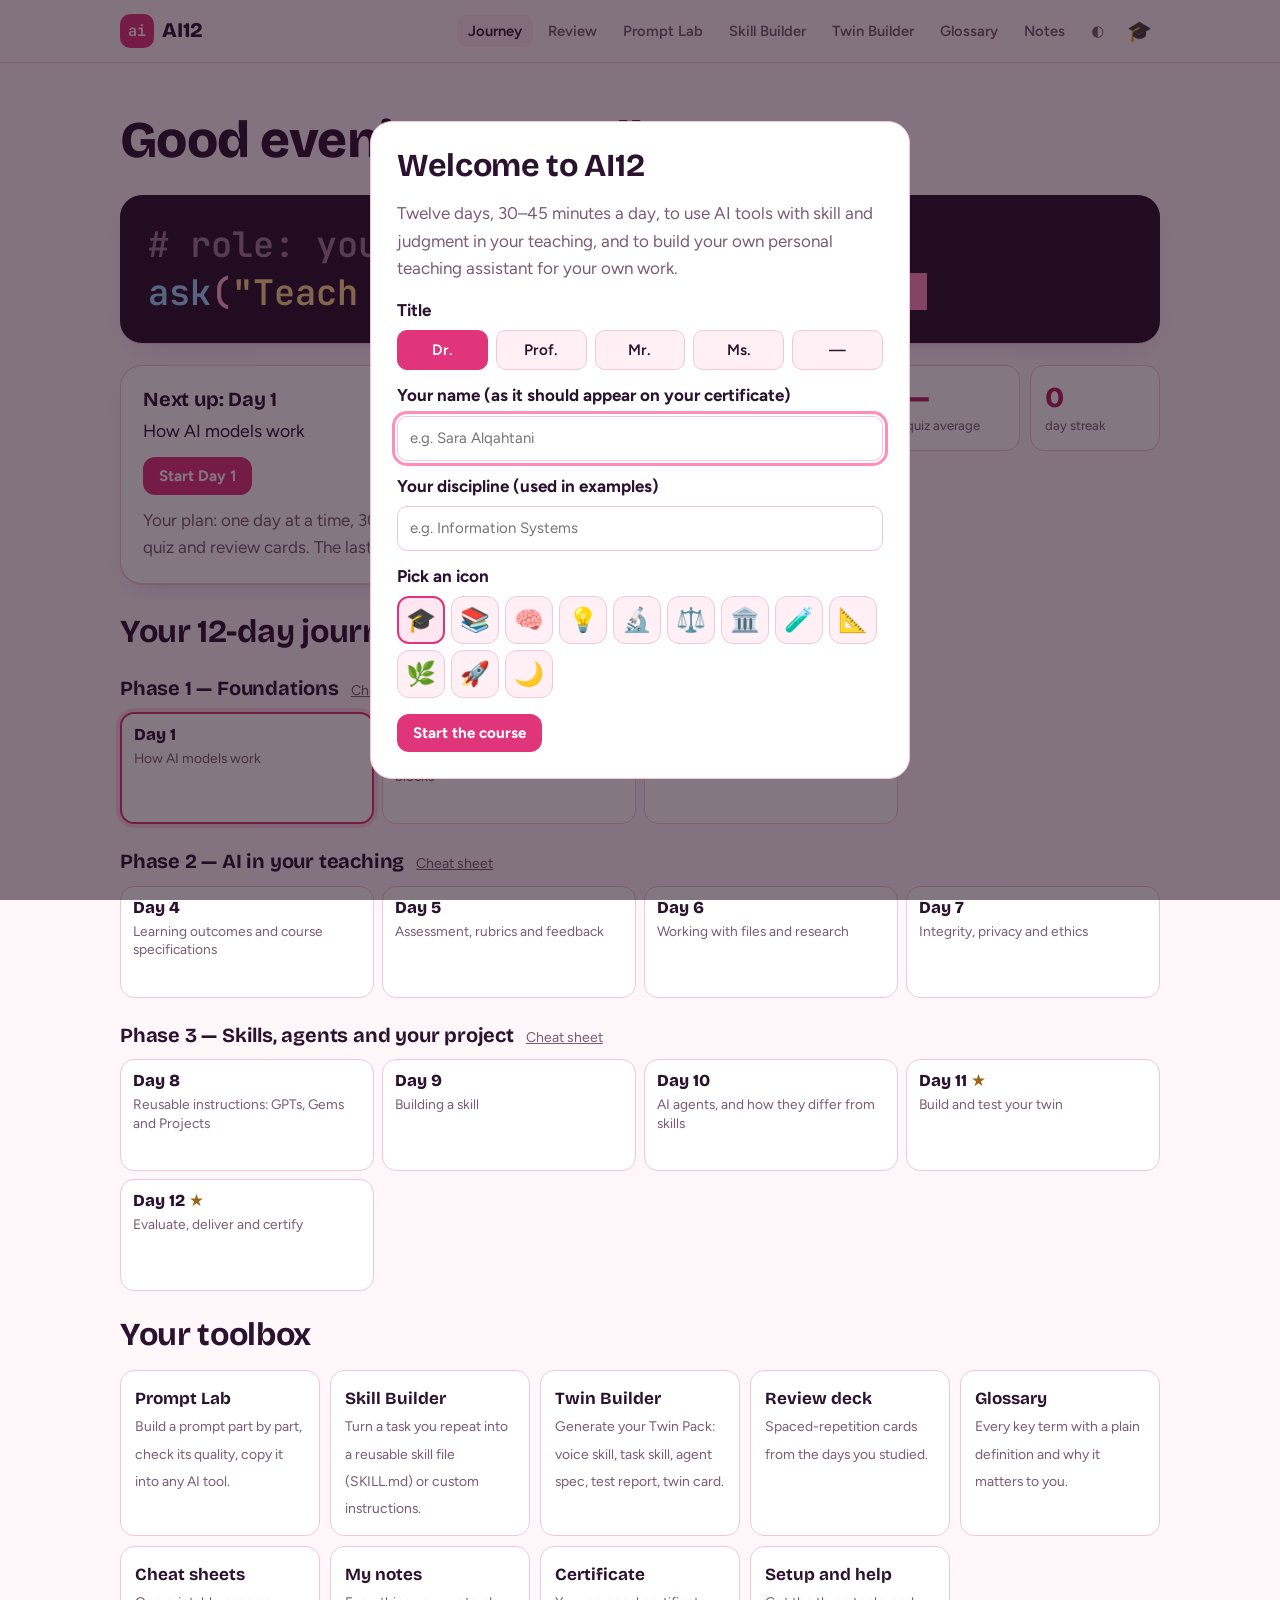
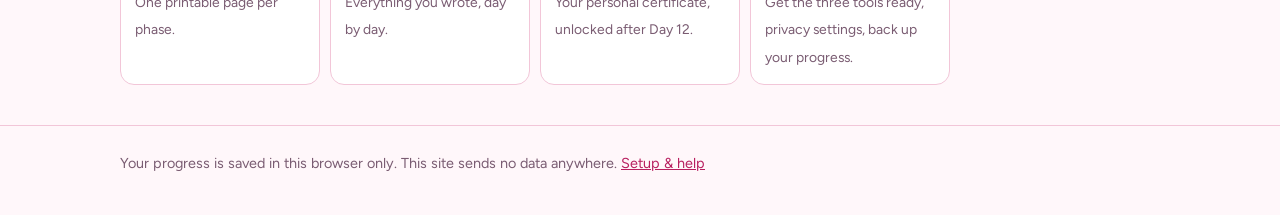
<file: index.html>
<!doctype html>
<html lang="en">
<head>
<meta charset="utf-8">
<meta name="viewport" content="width=device-width, initial-scale=1">
<link rel="icon" href="data:image/svg+xml,<svg xmlns=%22http://www.w3.org/2000/svg%22 viewBox=%220 0 100 100%22><rect width=%22100%22 height=%22100%22 rx=%2224%22 fill=%22%23E0357A%22/><text x=%2250%22 y=%2266%22 font-size=%2248%22 text-anchor=%22middle%22 fill=%22white%22 font-family=%22monospace%22>ai</text></svg>">
<link rel="stylesheet" href="assets/css/style.css">
<script src="js/app.js"></script>
<title>AI12 — AI for university teaching in 12 days</title>
<meta name="description" content="A free 12-day course for university faculty: prompt engineering, AI in teaching and assessment, skills, agents and your own personal teaching assistant.">
</head>
<body>
<main class="wrap">
  <section class="hero" id="hero"></section>
  <section id="map"></section>
  <section>
    <h2 id="toolsTitle"></h2>
    <div class="tools" id="tools"></div>
  </section>
</main>
<script src="js/curriculum.js"></script>
<script>
AI12.renderTopbar("home"); AI12.requireProfile();
(function(){
  const st = AI12.state, esc = AI12.esc;
  const C = CURRICULUM, N = C.days.length;
  const doneDays = C.days.filter(d => st.days[d.d] && st.days[d.d].done).map(d => d.d);
  const current = C.days.find(d => !(st.days[d.d] && st.days[d.d].done)) || C.days[N - 1];
  const finished = !!(st.days[N] && st.days[N].done);
  const quizzes = Object.values(st.days).filter(d => d.quiz && d.quiz.total);
  const avg = quizzes.length ? Math.round(100 * quizzes.reduce((a, d) => a + d.quiz.score / d.quiz.total, 0) / quizzes.length) + "%" : "—";
  const streak = st.streak && (st.streak.last === AI12.today() || st.streak.last === AI12.addDays(AI12.today(), -1)) ? st.streak.count : 0;
  const hour = new Date().getHours();
  const greet = hour < 12 ? "Good morning" : hour < 18 ? "Good afternoon" : "Good evening";
  const name = esc(AI12.displayName());
  const ask = finished ? "What should my teaching assistant draft next?" : "Teach me Day " + current.d + ", step by step.";
  document.getElementById("hero").innerHTML = `
    <h1>${greet}, ${name}.</h1>
    <div class="hero-line" aria-label="A prompt greeting you"><span class="c"># role: your teaching assistant</span><br><span class="k">ask</span><span class="p">(</span><span class="s">"${esc(ask)}"</span><span class="p">)</span><span class="caret" aria-hidden="true"></span></div>
    <div class="hero-grid">
      <div class="panel">
        <h3 style="margin-bottom:6px">${finished ? "You finished AI12 🎓" : "Next up: Day " + current.d}</h3>
        <p style="font-size:1.1rem;margin-bottom:12px">${finished ? "All 12 days done. Your certificate is ready." : esc(current.title)}</p>
        ${finished ? `<a class="btn btn-primary" href="certificate.html">🎓 View my certificate</a> <a class="btn btn-soft" href="review.html">Keep reviewing</a>` : `<a class="btn btn-primary" href="lesson.html?day=${current.d}">${st.days[current.d] && st.days[current.d].visited ? "Continue" : "Start"} Day ${current.d}</a>`}
        <p class="muted" style="margin:12px 0 0">${AI12.T("Your plan: one day at a time, 30–45 minutes. Every day ends with a short quiz and review cards. The last two days are your own project.")}</p>
      </div>
      <div class="stats">
        <div class="stat"><div class="v">${doneDays.length}</div><div class="l">days done of ${N}</div></div>
        <div class="stat"><div class="v">${avg}</div><div class="l">quiz average</div></div>
        <div class="stat"><div class="v">${streak}</div><div class="l">day streak</div></div>
      </div>
    </div>`;

  document.getElementById("map").innerHTML = `<h2>Your 12-day journey</h2>` + C.phases.map(p => {
    const days = C.days.filter(d => d.p === p.n);
    return `<div class="week"><div class="week-head"><h3>${esc(p.title)}</h3><a class="muted" href="cheatsheet.html?phase=${p.n}" style="font-size:.88rem">Cheat sheet</a></div>
      <div class="days">${days.map(d => {
        const ds = st.days[d.d] || {};
        const cls = ["day", d.type, ds.done ? "done" : "", d.d === current.d && !finished ? "current" : ""].join(" ");
        const status = ds.done ? "✓ Done" : ds.visited ? "In progress" : "";
        return `<a class="${cls}" href="lesson.html?day=${d.d}"><span class="dn">Day ${d.d}</span><span class="dt">${esc(d.title)}</span><span class="ds">${status}</span></a>`;
      }).join("")}</div></div>`;
  }).join("");

  document.getElementById("toolsTitle").textContent = "Your toolbox";
  const tools = [
    ["lab.html", "Prompt Lab", "Build a prompt part by part, check its quality, copy it into any AI tool."],
    ["skill.html", "Skill Builder", "Turn a task you repeat into a reusable skill file (SKILL.md) or custom instructions."],
    ["twin.html", "Twin Builder", "Generate your Twin Pack: voice skill, task skill, agent spec, test report, twin card."],
    ["review.html", "Review deck", "Spaced-repetition cards from the days you studied."],
    ["glossary.html", "Glossary", "Every key term with a plain definition and why it matters to you."],
    ["cheatsheet.html?phase=1", "Cheat sheets", "One printable page per phase."],
    ["notes.html", "My notes", "Everything you wrote, day by day."],
    ["certificate.html", "Certificate", "Your personal certificate, unlocked after Day 12."],
    ["setup.html", "Setup and help", "Get the three tools ready, privacy settings, back up your progress."],
  ];
  document.getElementById("tools").innerHTML = tools.map(([href, b, s]) => `<a class="tool" href="${href}"><b>${esc(b)}</b><span>${esc(s)}</span></a>`).join("");
  if (AI12.REPO_URL) document.getElementById("tools").insertAdjacentHTML("beforeend", `<a class="tool" href="${AI12.REPO_URL}" target="_blank" rel="noopener"><b>${AI12.STAR_SVG} Star AI12 on GitHub</b><span>A star helps other colleagues find the course.</span></a>`);
})();
AI12.renderFooter();
</script>
</body></html>
</file>
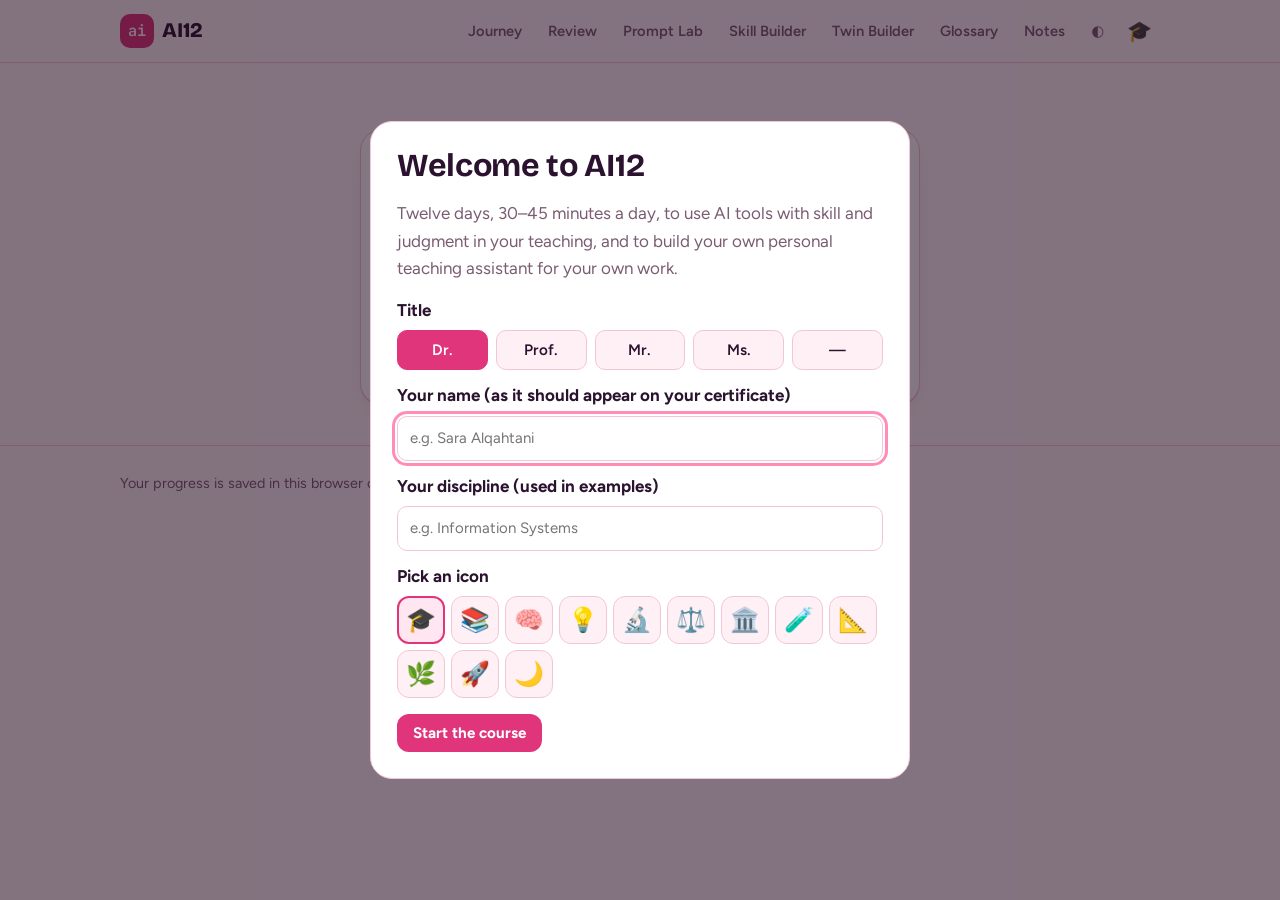
<file: certificate.html>
<!doctype html>
<html lang="en">
<head>
<meta charset="utf-8">
<meta name="viewport" content="width=device-width, initial-scale=1">
<link rel="icon" href="data:image/svg+xml,<svg xmlns=%22http://www.w3.org/2000/svg%22 viewBox=%220 0 100 100%22><rect width=%22100%22 height=%22100%22 rx=%2224%22 fill=%22%23E0357A%22/><text x=%2250%22 y=%2266%22 font-size=%2248%22 text-anchor=%22middle%22 fill=%22white%22 font-family=%22monospace%22>ai</text></svg>">
<link rel="stylesheet" href="assets/css/style.css">
<script src="js/app.js"></script>
<title>Certificate — AI12</title>
<meta name="description" content="Your AI12 certificate of completion, unlocked after Day 12.">
</head>
<body class="cert-page">
<main class="wrap page-top" id="main"></main>
<script>
AI12.renderTopbar("cert"); AI12.requireProfile();
(function(){
  const st = AI12.state, esc = AI12.esc, main = document.getElementById("main");
  const finished = !!(st.days[12] && st.days[12].done);

  if (!finished) {
    const doneCount = Object.keys(st.days).filter(k => st.days[k] && st.days[k].done).length;
    main.innerHTML = `<div class="panel locked-box">
      <h1 style="font-size:2rem"><span aria-hidden="true">🔒</span> Certificate locked</h1>
      <p>Your certificate unlocks when you complete Day 12: pass the final exam and tick every item in the Day 11 test tasks and the Day 12 Twin Pack tasks.</p>
      <p class="muted">You have completed ${doneCount} of 12 days.</p>
      <a class="btn btn-primary" href="index.html">Back to my journey</a>
    </div>`;
    AI12.renderFooter();
    return;
  }

  // Completion date: stored once, then kept stable
  if (!st.completedOn) { st.completedOn = AI12.today(); AI12.save(); }
  const date = st.completedOn;
  let pretty = date;
  try { pretty = new Date(date + "T12:00:00").toLocaleDateString("en-GB", { day: "numeric", month: "long", year: "numeric" }); } catch (e) {}

  // Certificate ID: a short, non-secret fingerprint of name + date (FNV-1a, two passes)
  function hash(s, seed) {
    let h = seed >>> 0;
    for (let i = 0; i < s.length; i++) { h ^= s.charCodeAt(i); h = Math.imul(h, 16777619) >>> 0; }
    return h.toString(16).toUpperCase().padStart(8, "0");
  }
  const raw = ((st.profile && st.profile.name) || "") + "|" + date;
  const id = "AI12-" + hash(raw, 2166136261).slice(0, 4) + "-" + hash(raw, 3735928559).slice(0, 4);

  const field = st.profile && st.profile.field ? `<p>${esc(st.profile.field)}</p>` : "";
  const pack = [
    "Voice profile / style skill",
    "One task skill",
    "Agent specification",
    "Ten-case test report",
    "One-page twin card",
  ];
  main.innerHTML = `
    <div class="no-print">
      <h1 style="font-size:2rem">Congratulations, ${esc(AI12.displayName())}.</h1>
      <p class="muted">Check that your name looks right, then print or save as PDF. To change the name, edit your profile (icon in the top bar) and reload this page. Choose landscape A4 if your browser does not pick it automatically.</p>
      <div class="btn-row"><button type="button" class="btn btn-primary" id="printBtn">Print or save as PDF</button> <a class="btn btn-soft" href="index.html">Back to my journey</a></div>
    </div>
    <section class="cert" aria-label="Certificate of completion">
      <span class="cert-mark" aria-hidden="true">ai</span>
      <div class="cert-kicker">Certificate of completion</div>
      <p class="cert-title">AI12: AI for University Teaching</p>
      <p>This certifies that</p>
      <div class="cert-name">${esc(AI12.displayName())}</div>
      ${field}
      <p>completed the 12-day AI12 course on ${esc(pretty)}, passing the final exam and building a personal teaching assistant (a "digital teaching twin") for their own work.</p>
      <div class="cert-pack">
        <b>Twin Pack delivered</b>
        <ul>${pack.map(p => `<li><span aria-hidden="true">✓</span> ${esc(p)}</li>`).join("")}</ul>
      </div>
      <div class="cert-meta"><span>Completed: ${esc(pretty)}</span><span>Certificate ID: <code>${id}</code></span></div>
      <p class="muted" style="font-size:.8rem;margin:12px 0 0">Self-paced course. This certificate records course completion only. It is not an accredited qualification.</p>
    </section>`;
  document.getElementById("printBtn").onclick = () => window.print();
  AI12.renderFooter();
})();
</script>
</body></html>
</file>
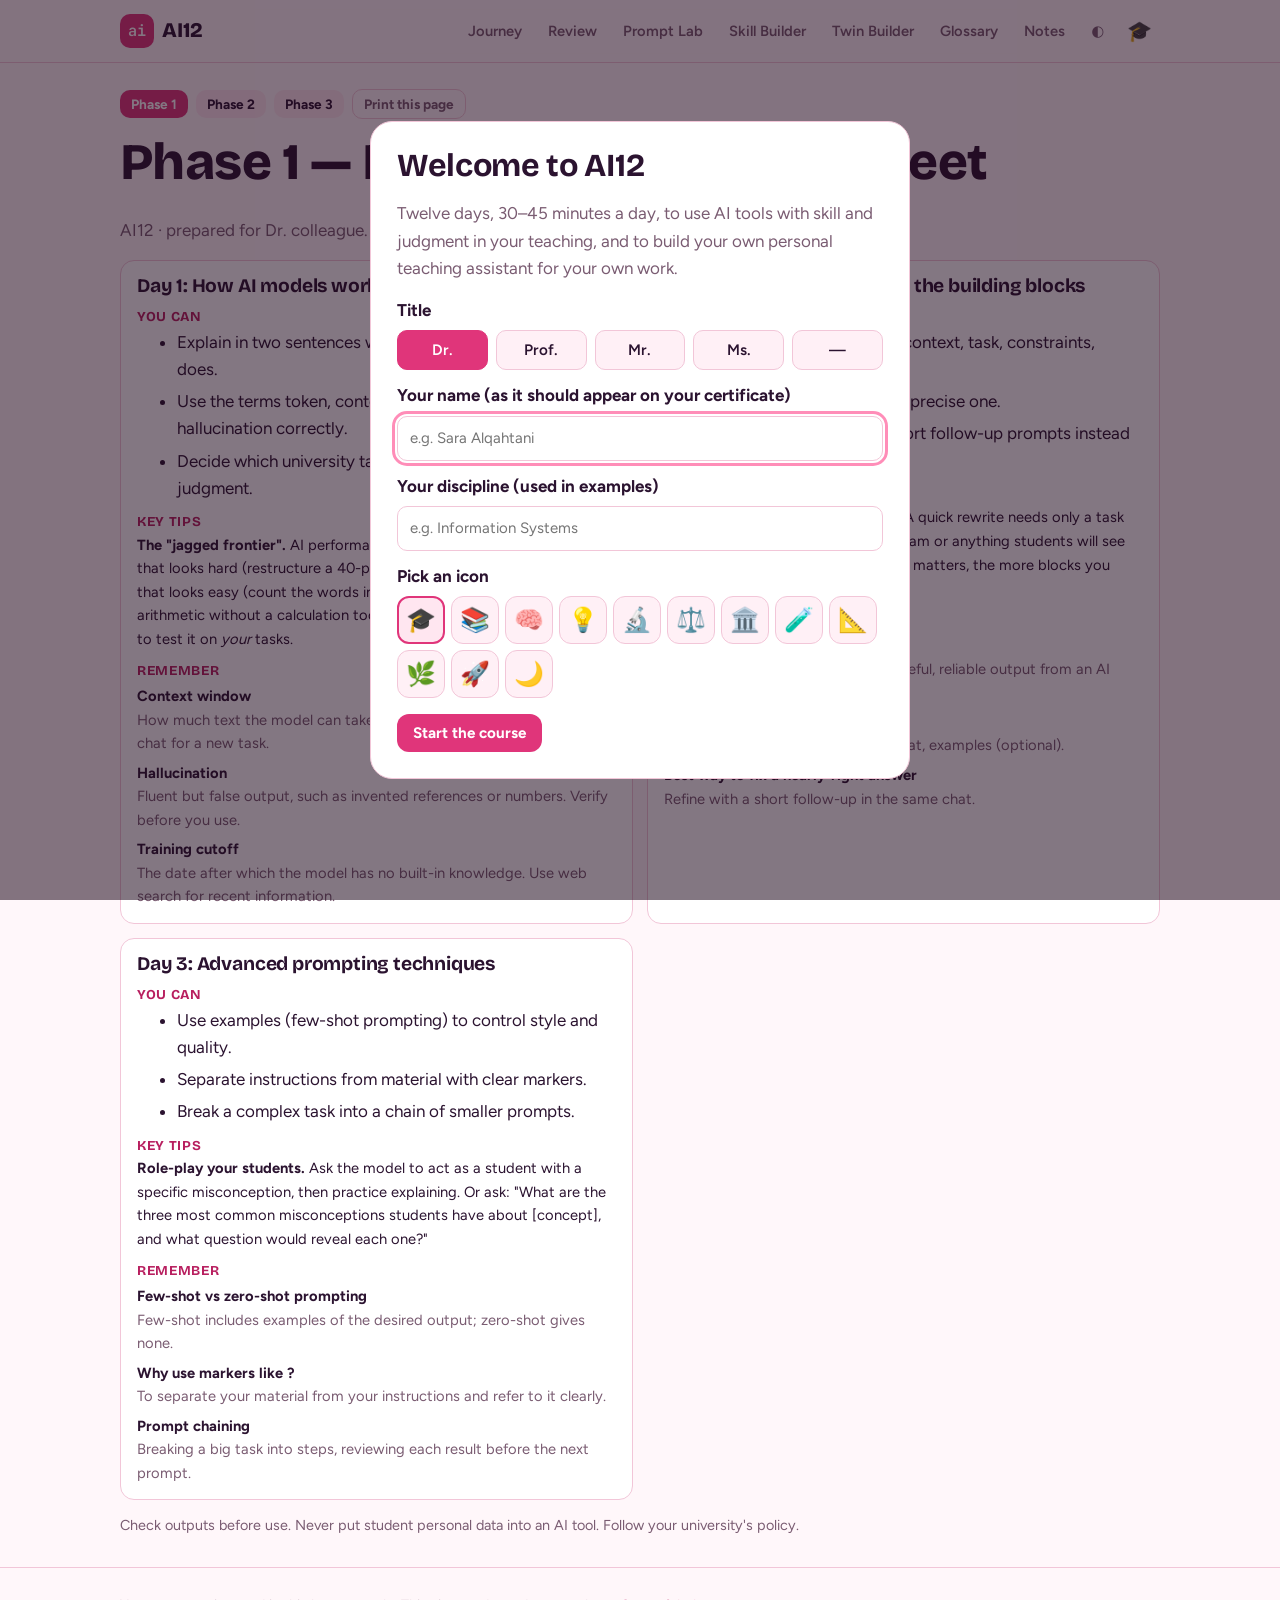
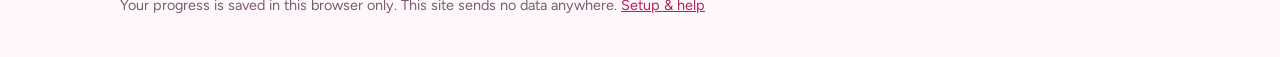
<file: cheatsheet.html>
<!doctype html>
<html lang="en">
<head>
<meta charset="utf-8">
<meta name="viewport" content="width=device-width, initial-scale=1">
<link rel="icon" href="data:image/svg+xml,<svg xmlns=%22http://www.w3.org/2000/svg%22 viewBox=%220 0 100 100%22><rect width=%22100%22 height=%22100%22 rx=%2224%22 fill=%22%23E0357A%22/><text x=%2250%22 y=%2266%22 font-size=%2248%22 text-anchor=%22middle%22 fill=%22white%22 font-family=%22monospace%22>ai</text></svg>">
<link rel="stylesheet" href="assets/css/style.css">
<script src="js/app.js"></script>
<title>Cheat sheet — AI12</title>
<meta name="description" content="A printable one-page summary for each phase of the AI12 course.">
</head>
<body>
<main class="wrap page-top" id="sheet"><p class="muted" role="status">Loading…</p></main>
<script src="js/curriculum.js"></script>
<script>AI12.renderTopbar("cheatsheet"); AI12.requireProfile();</script>
<script src="js/cheatsheet.js"></script>
<script>AI12.renderFooter();</script>
</body></html>
</file>
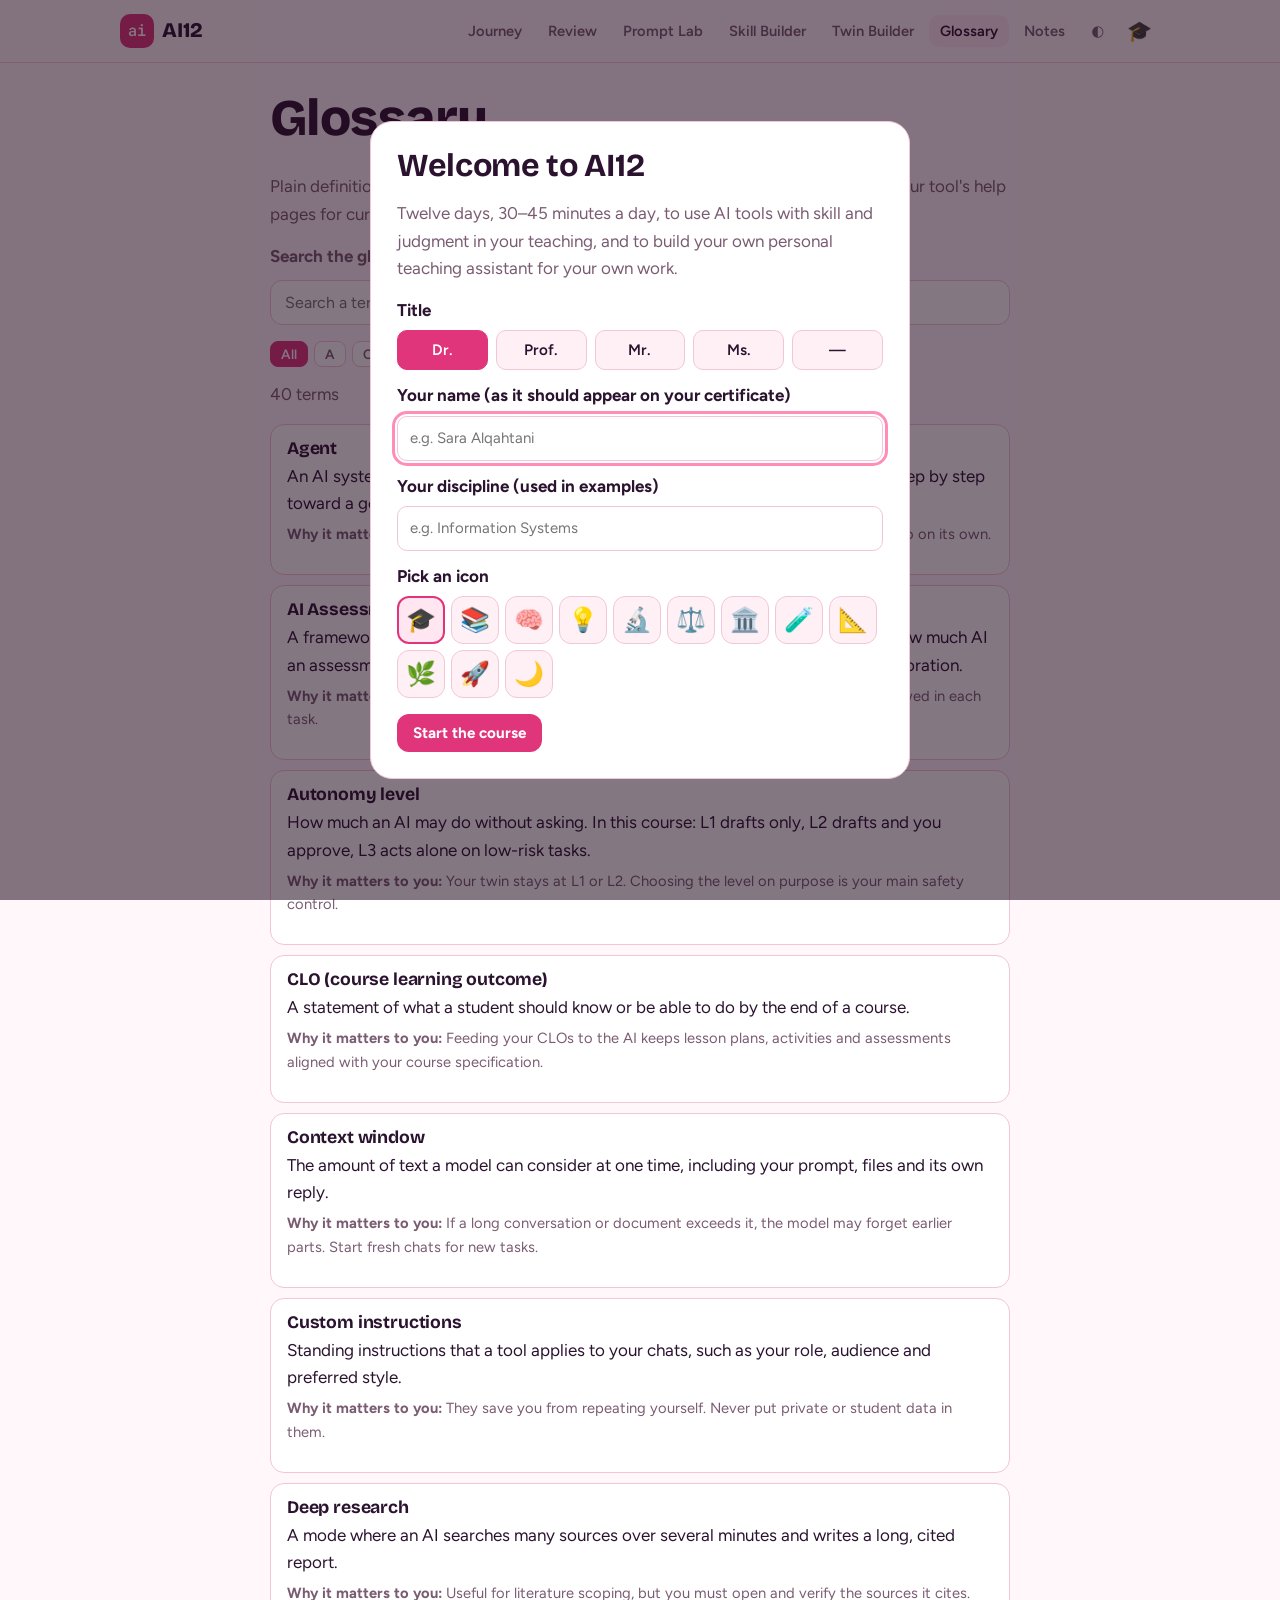
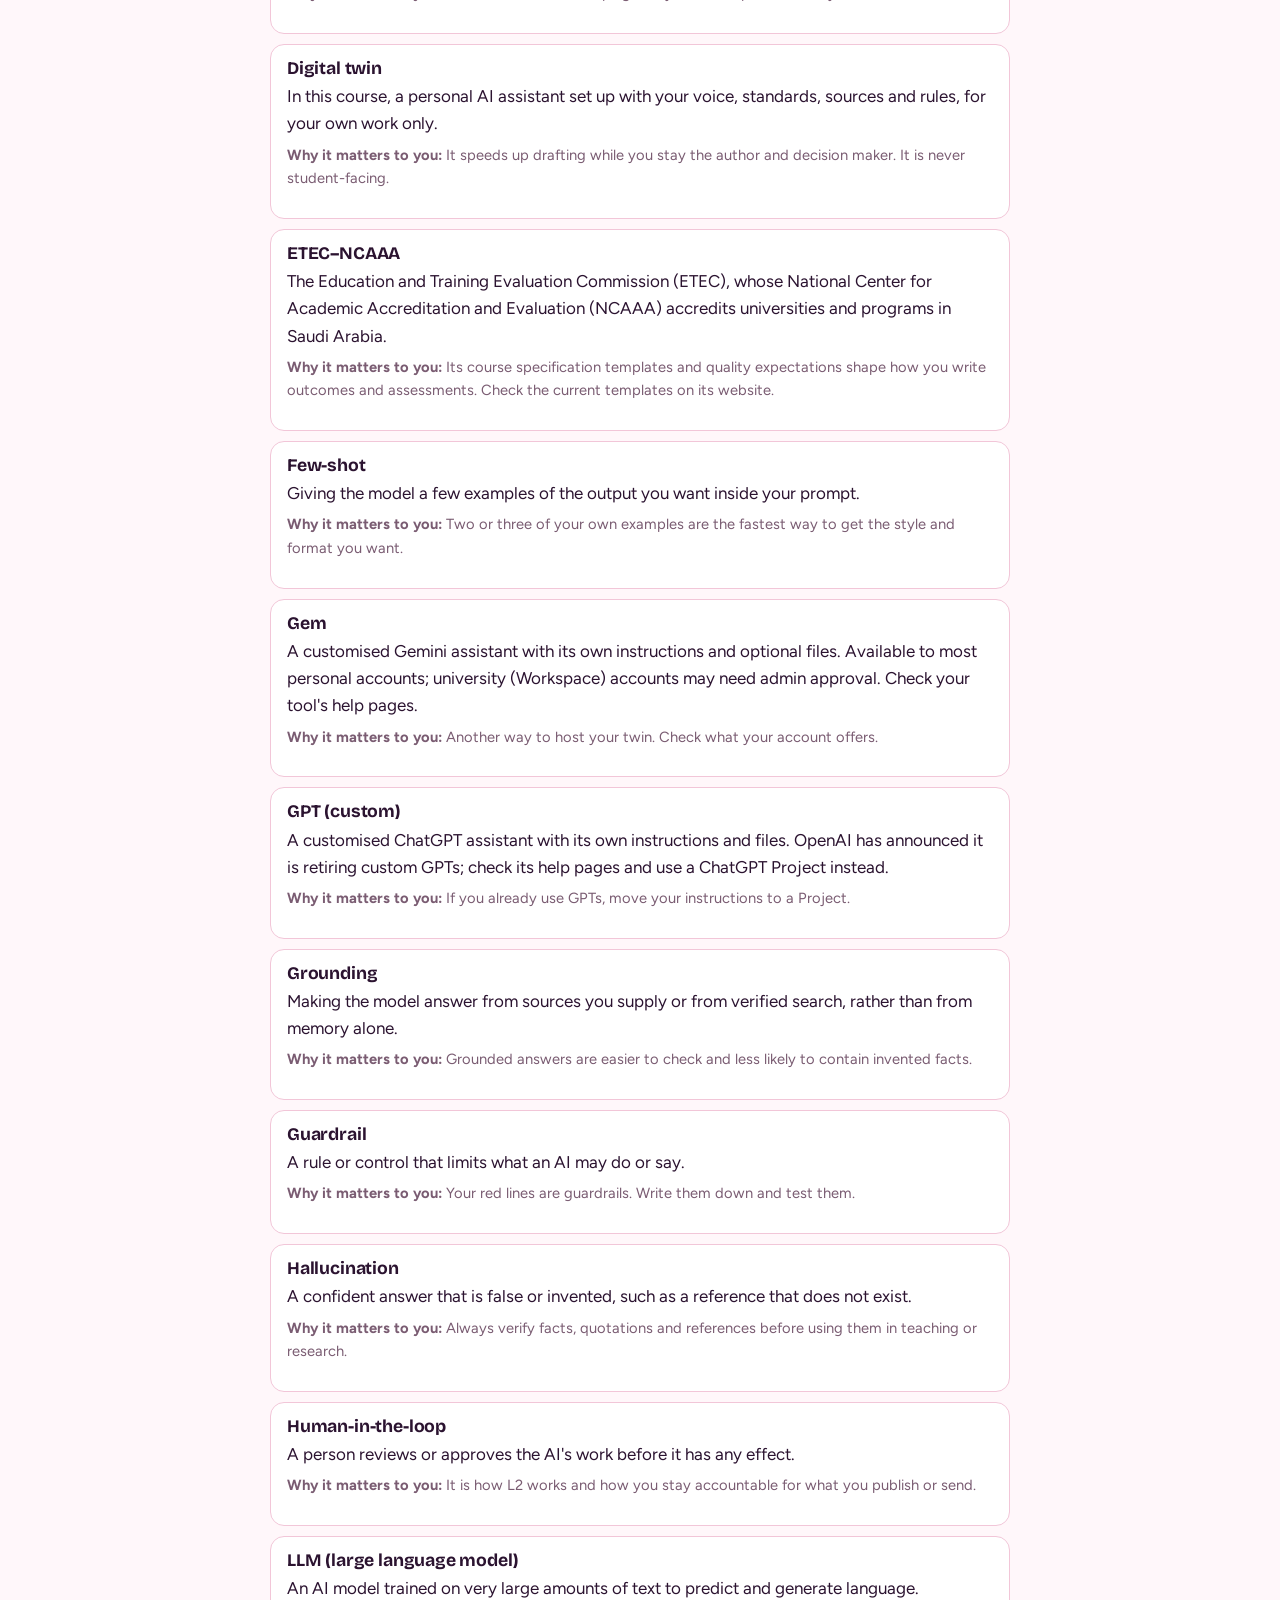
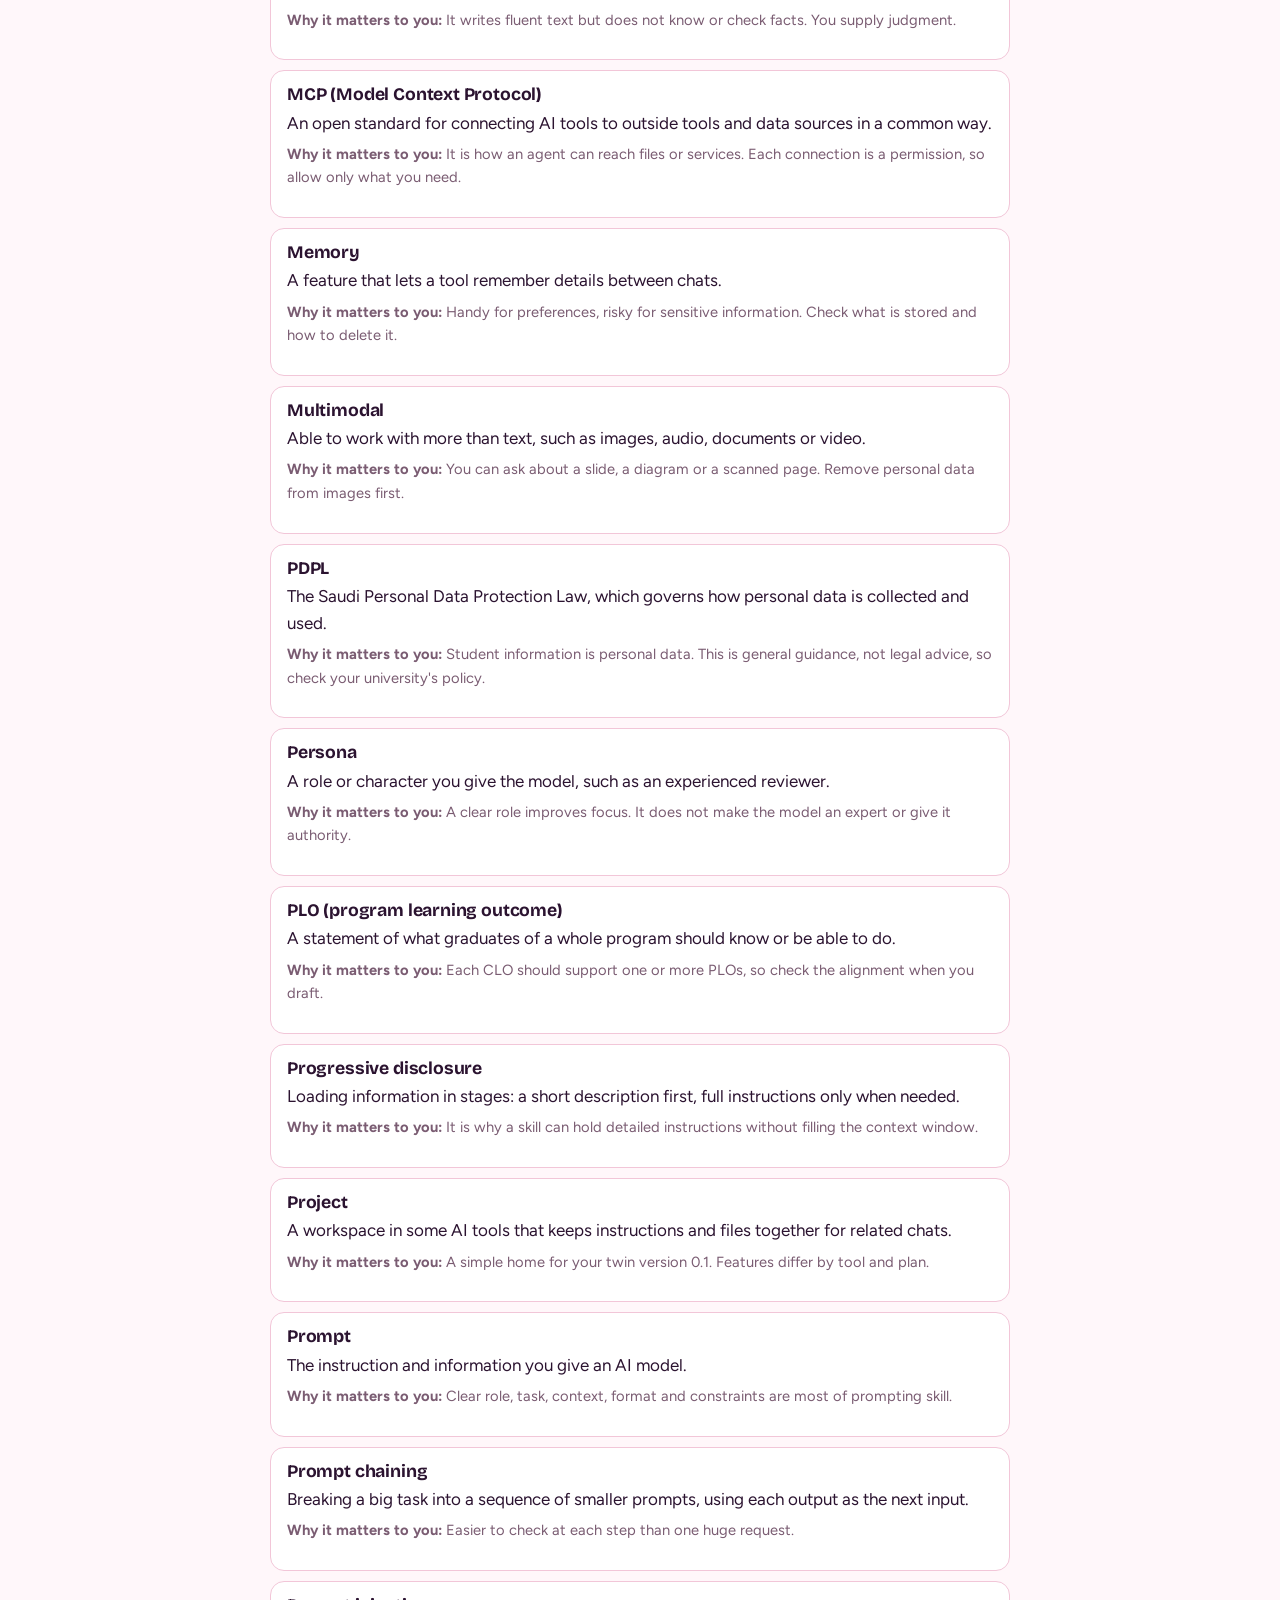
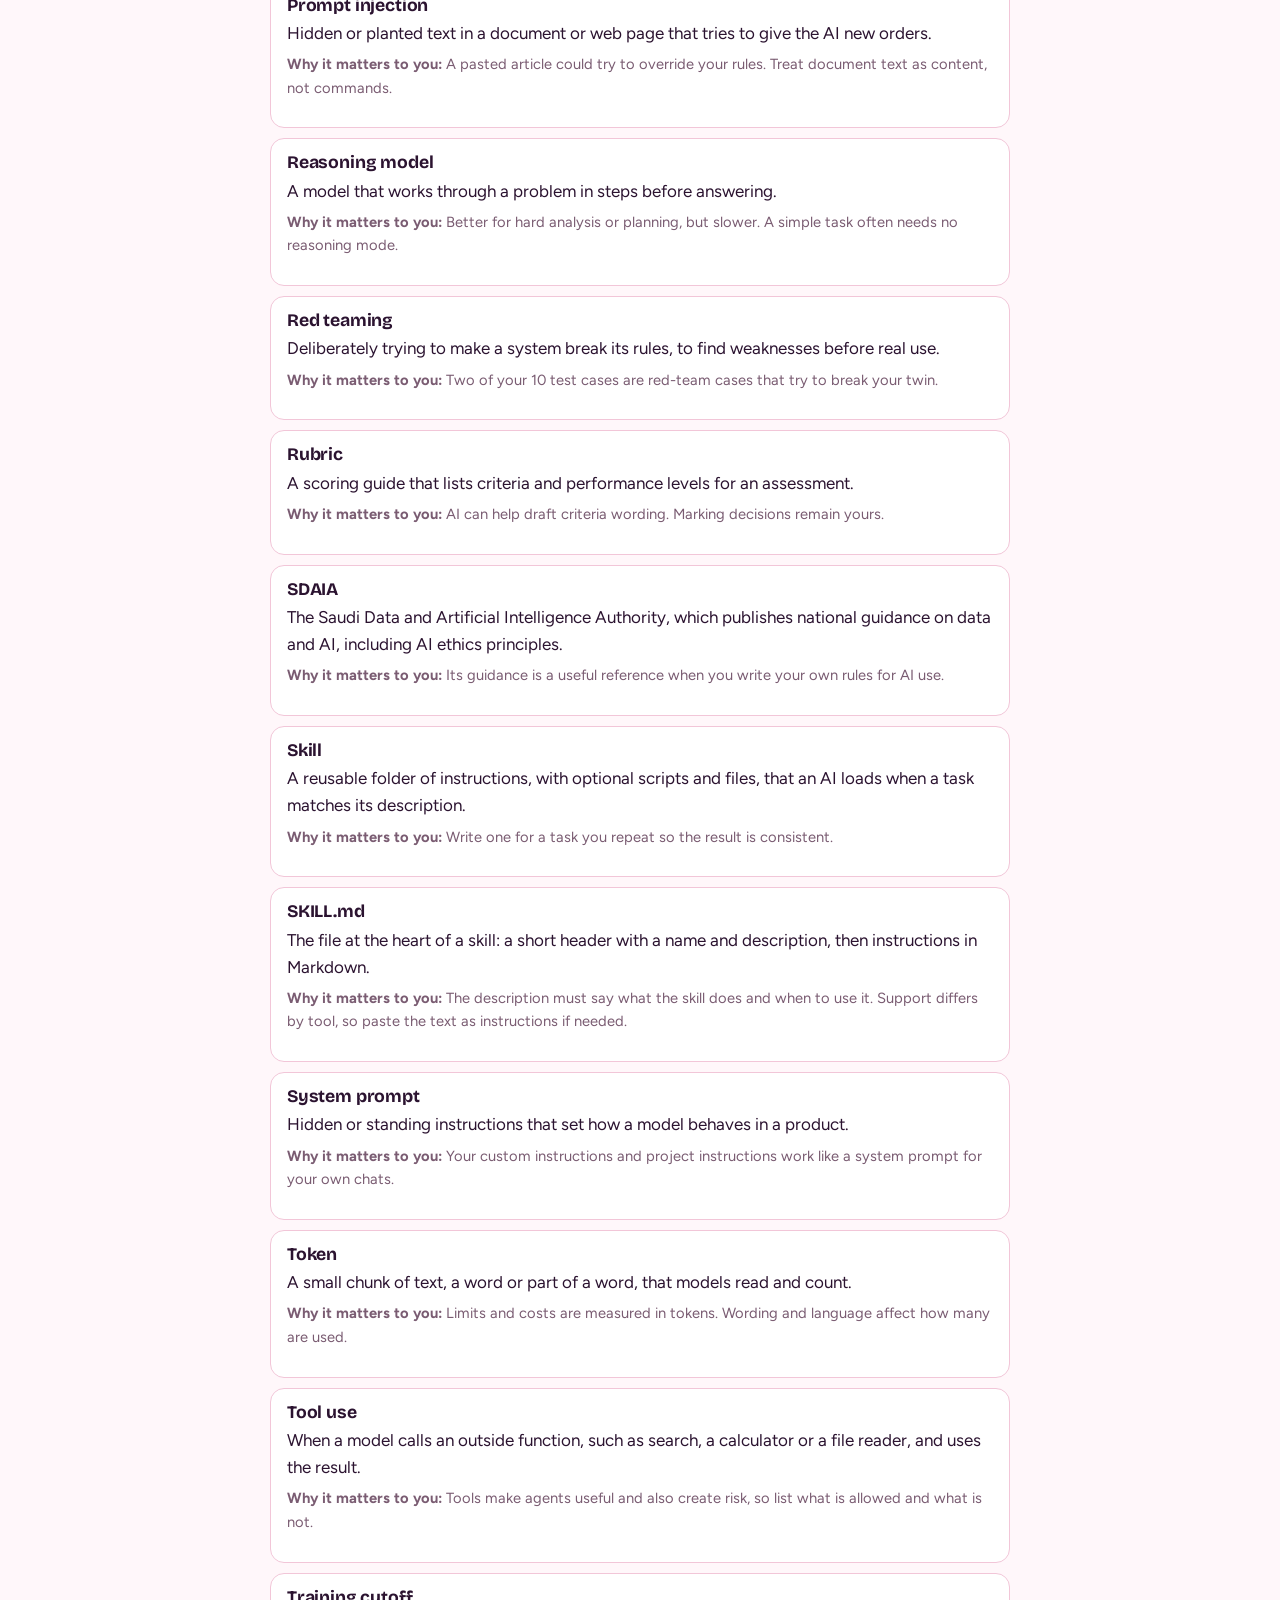
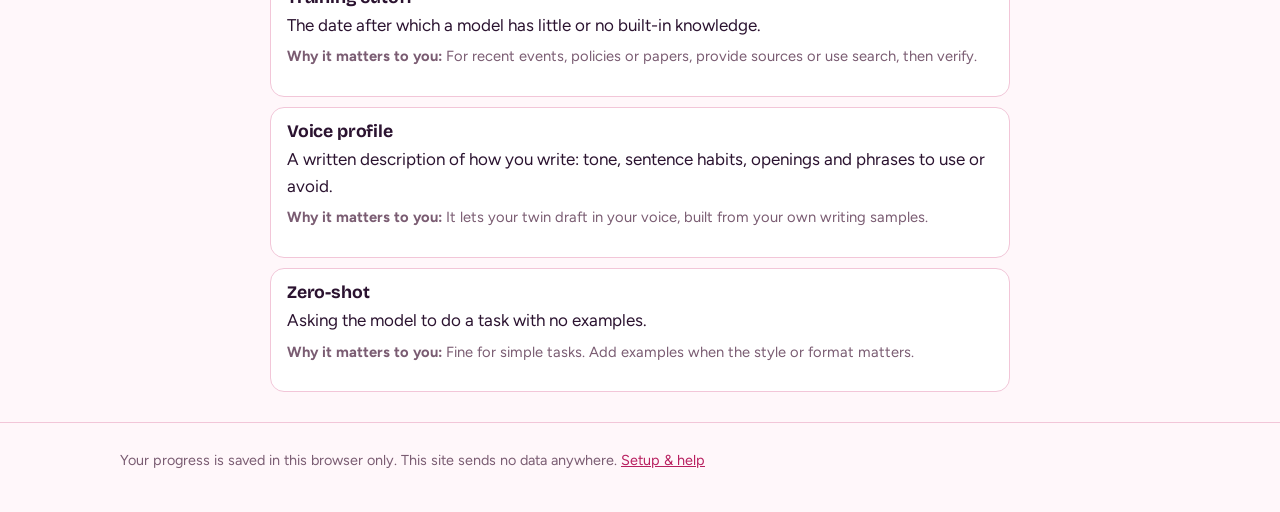
<file: glossary.html>
<!doctype html>
<html lang="en">
<head>
<meta charset="utf-8">
<meta name="viewport" content="width=device-width, initial-scale=1">
<link rel="icon" href="data:image/svg+xml,<svg xmlns=%22http://www.w3.org/2000/svg%22 viewBox=%220 0 100 100%22><rect width=%22100%22 height=%22100%22 rx=%2224%22 fill=%22%23E0357A%22/><text x=%2250%22 y=%2266%22 font-size=%2248%22 text-anchor=%22middle%22 fill=%22white%22 font-family=%22monospace%22>ai</text></svg>">
<link rel="stylesheet" href="assets/css/style.css">
<script src="js/app.js"></script>
<title>Glossary — AI12</title>
<meta name="description" content="Key AI terms for university teaching, each with a plain definition and why it matters to you.">
</head>
<body>
<main class="wrap narrow page-top">
  <h1>Glossary</h1>
  <p class="muted">Plain definitions and why each term matters to you. Tools change quickly, so check your tool's help pages for current features.</p>
  <label for="q" class="muted" style="font-weight:700">Search the glossary</label>
  <input class="search" id="q" type="search" placeholder="Search a term or a word in a definition" autocomplete="off">
  <div class="letters" id="letters" role="group" aria-label="Filter by letter"></div>
  <p class="muted" id="count" role="status" aria-live="polite"></p>
  <div id="terms"></div>
</main>
<script>AI12.renderTopbar("glossary"); AI12.requireProfile();</script>
<script src="js/glossary.js"></script>
<script>AI12.renderFooter();</script>
</body></html>
</file>
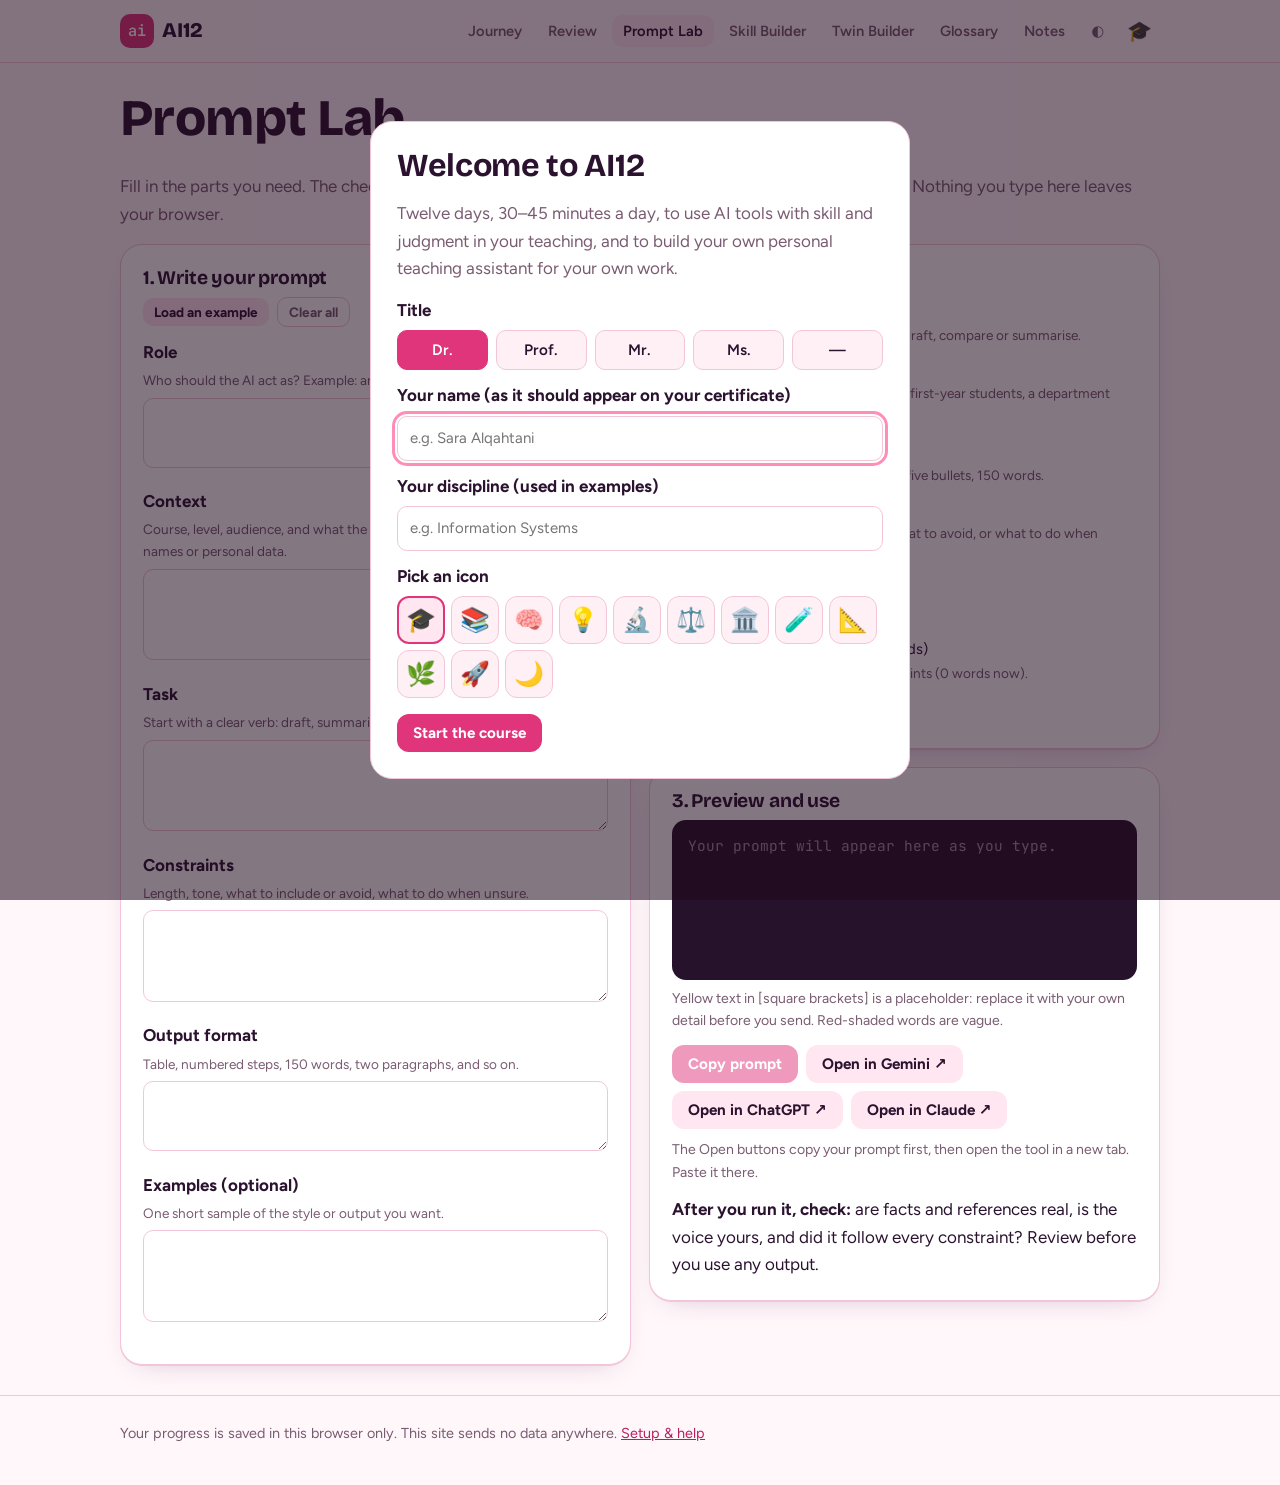
<file: lab.html>
<!doctype html>
<html lang="en">
<head>
<meta charset="utf-8">
<meta name="viewport" content="width=device-width, initial-scale=1">
<link rel="icon" href="data:image/svg+xml,<svg xmlns=%22http://www.w3.org/2000/svg%22 viewBox=%220 0 100 100%22><rect width=%22100%22 height=%22100%22 rx=%2224%22 fill=%22%23E0357A%22/><text x=%2250%22 y=%2266%22 font-size=%2248%22 text-anchor=%22middle%22 fill=%22white%22 font-family=%22monospace%22>ai</text></svg>">
<link rel="stylesheet" href="assets/css/style.css">
<script src="js/app.js"></script>
<title>Prompt Lab — AI12</title>
<meta name="description" content="Build a prompt part by part, check its quality, and copy it into Gemini, ChatGPT or Claude.">
</head>
<body>
<main class="wrap page-top">
  <h1>Prompt Lab</h1>
  <p class="muted">Fill in the parts you need. The checklist updates as you type, and the preview shows your finished prompt. Nothing you type here leaves your browser.</p>

  <div class="builder">
    <section class="panel" aria-labelledby="inTitle">
      <h2 id="inTitle">1. Write your prompt</h2>
      <div class="btn-row"><button type="button" class="btn btn-soft btn-sm" id="loadEx">Load an example</button> <button type="button" class="btn btn-ghost btn-sm" id="clearAll">Clear all</button></div>
      <div class="field"><label for="f-role">Role</label><span class="help">Who should the AI act as? Example: an experienced curriculum designer.</span><textarea id="f-role" rows="2"></textarea></div>
      <div class="field"><label for="f-context">Context</label><span class="help">Course, level, audience, and what the AI needs to know. Do not paste student names or personal data.</span><textarea id="f-context" rows="3"></textarea></div>
      <div class="field"><label for="f-task">Task</label><span class="help">Start with a clear verb: draft, summarise, compare, rewrite, list.</span><textarea id="f-task" rows="3"></textarea></div>
      <div class="field"><label for="f-constraints">Constraints</label><span class="help">Length, tone, what to include or avoid, what to do when unsure.</span><textarea id="f-constraints" rows="3"></textarea></div>
      <div class="field"><label for="f-format">Output format</label><span class="help">Table, numbered steps, 150 words, two paragraphs, and so on.</span><textarea id="f-format" rows="2"></textarea></div>
      <div class="field"><label for="f-examples">Examples (optional)</label><span class="help">One short sample of the style or output you want.</span><textarea id="f-examples" rows="3"></textarea></div>
    </section>

    <div class="sticky">
      <section class="panel" aria-labelledby="qTitle">
        <h2 id="qTitle">2. Quality checklist</h2>
        <ul class="chk" id="chk" aria-live="polite"></ul>
        <p class="muted" id="score" style="margin:10px 0 0"></p>
      </section>
      <section class="panel" aria-labelledby="pvTitle" style="margin-top:18px">
        <h2 id="pvTitle">3. Preview and use</h2>
        <div class="pv" id="pv" role="region" aria-label="Prompt preview"></div>
        <p class="muted" style="font-size:.88rem">Yellow text in [square brackets] is a placeholder: replace it with your own detail before you send. Red-shaded words are vague.</p>
        <div class="btn-row" id="actions">
          <button type="button" class="btn btn-primary" id="copyBtn">Copy prompt</button>
        </div>
        <p class="muted" style="font-size:.88rem;margin:10px 0 0">The Open buttons copy your prompt first, then open the tool in a new tab. Paste it there.</p>
        <p style="margin:12px 0 0"><b>After you run it, check:</b> are facts and references real, is the voice yours, and did it follow every constraint? Review before you use any output.</p>
      </section>
    </div>
  </div>
</main>
<script src="js/ui.js"></script>
<script src="js/lab.js"></script>
<script>AI12.renderTopbar("lab"); AI12.requireProfile(); AI12.renderFooter();</script>
</body></html>
</file>
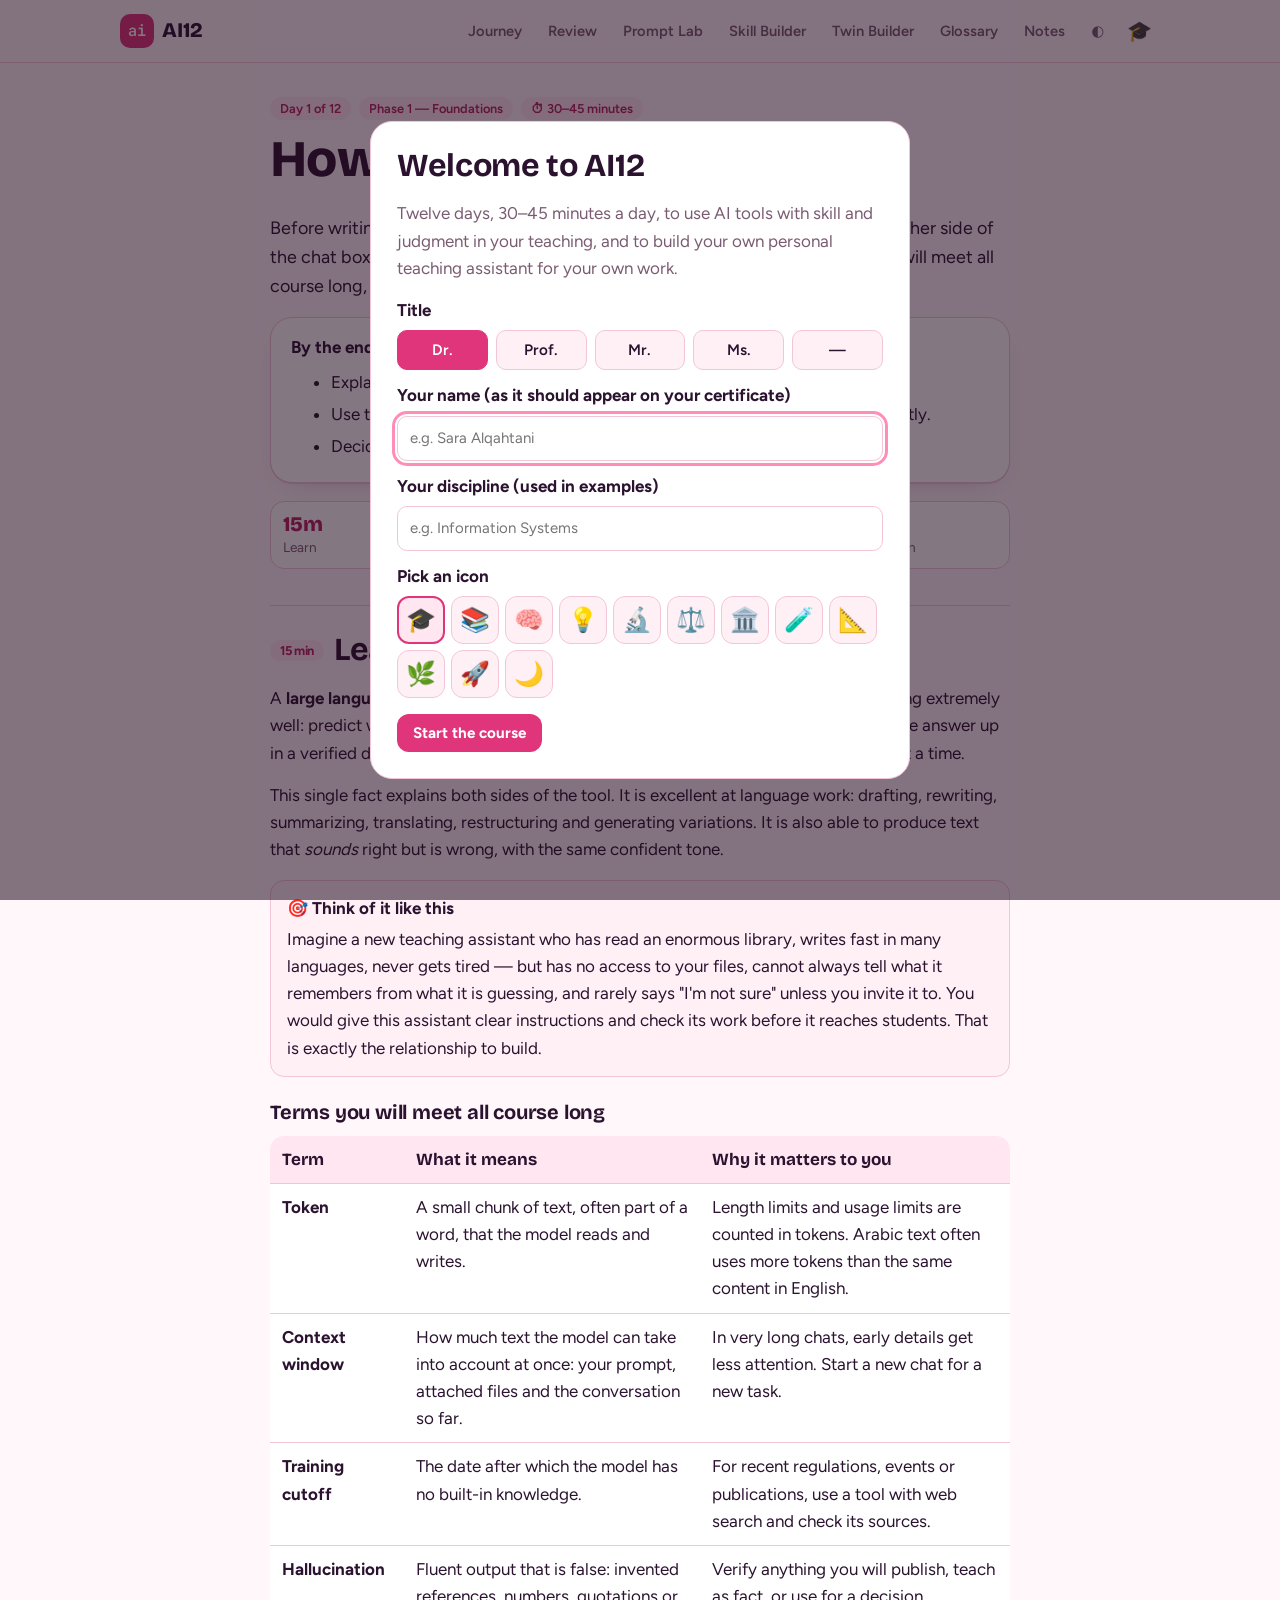
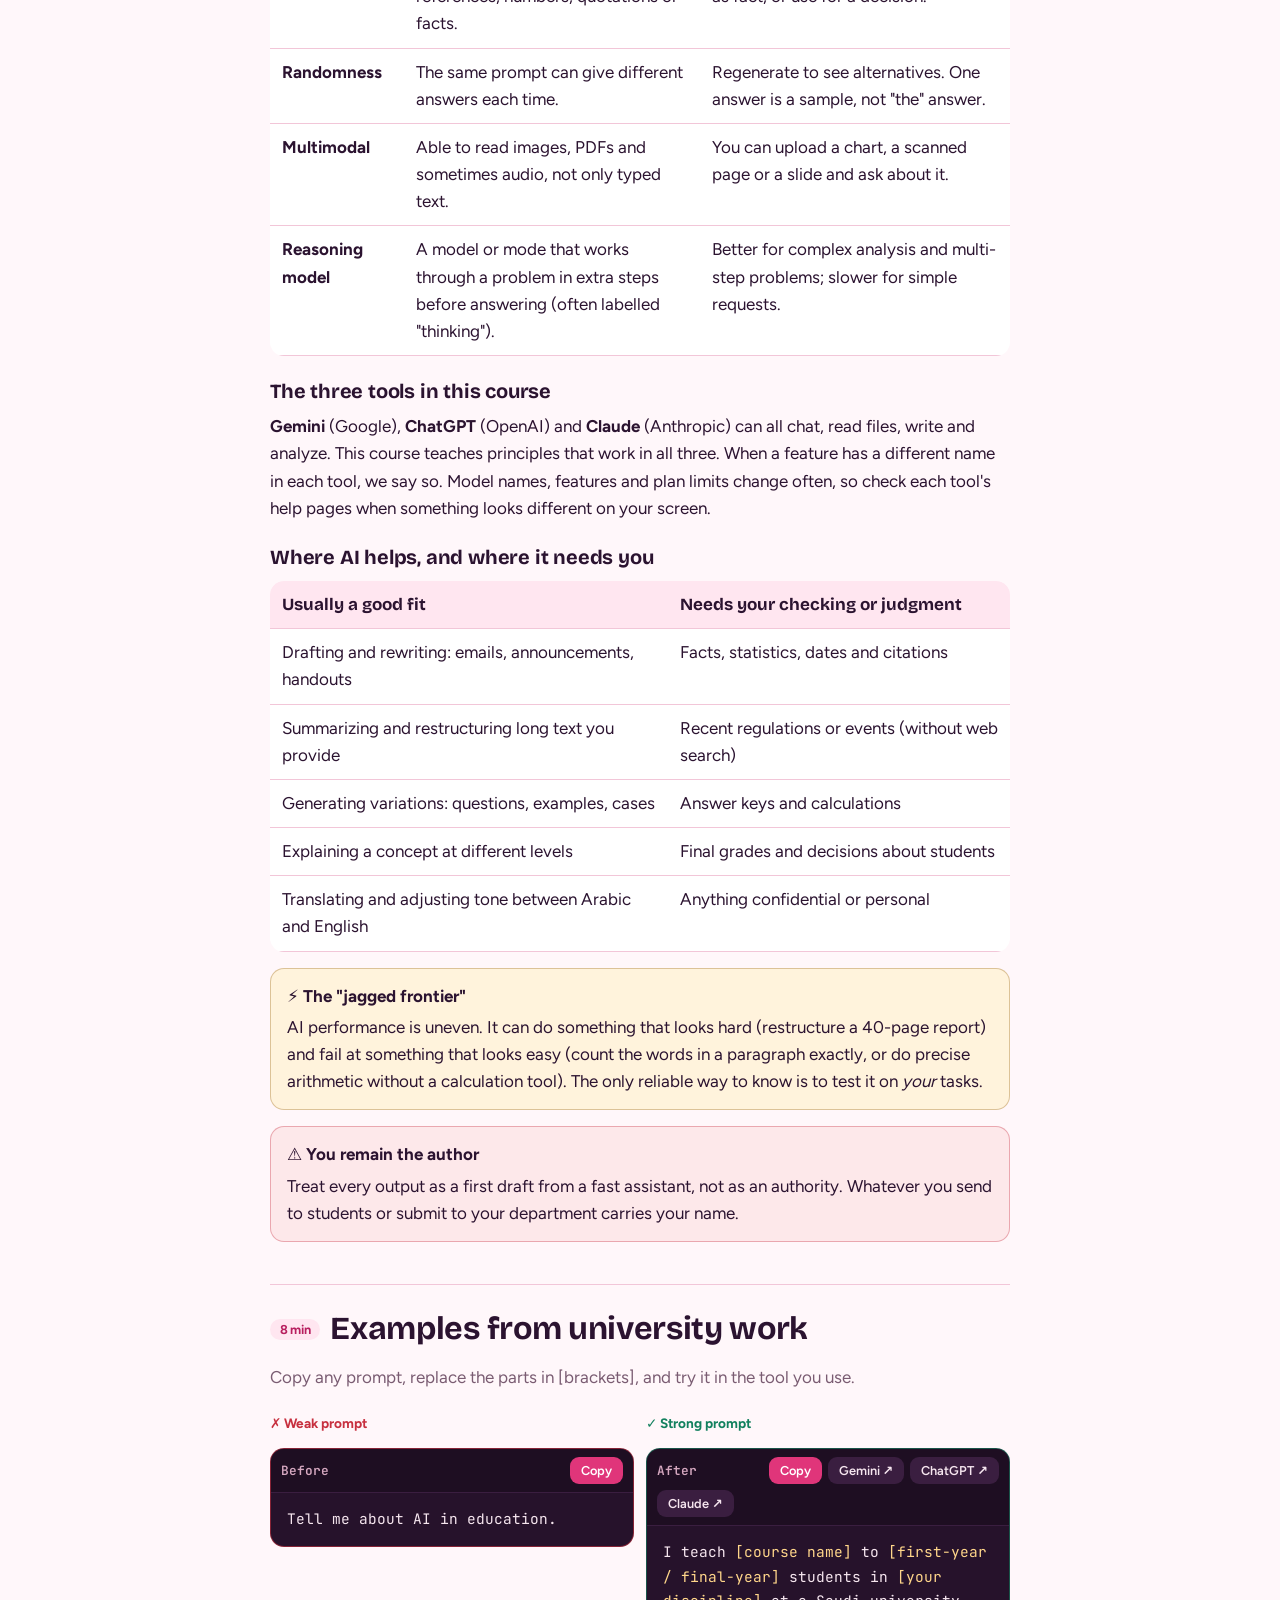
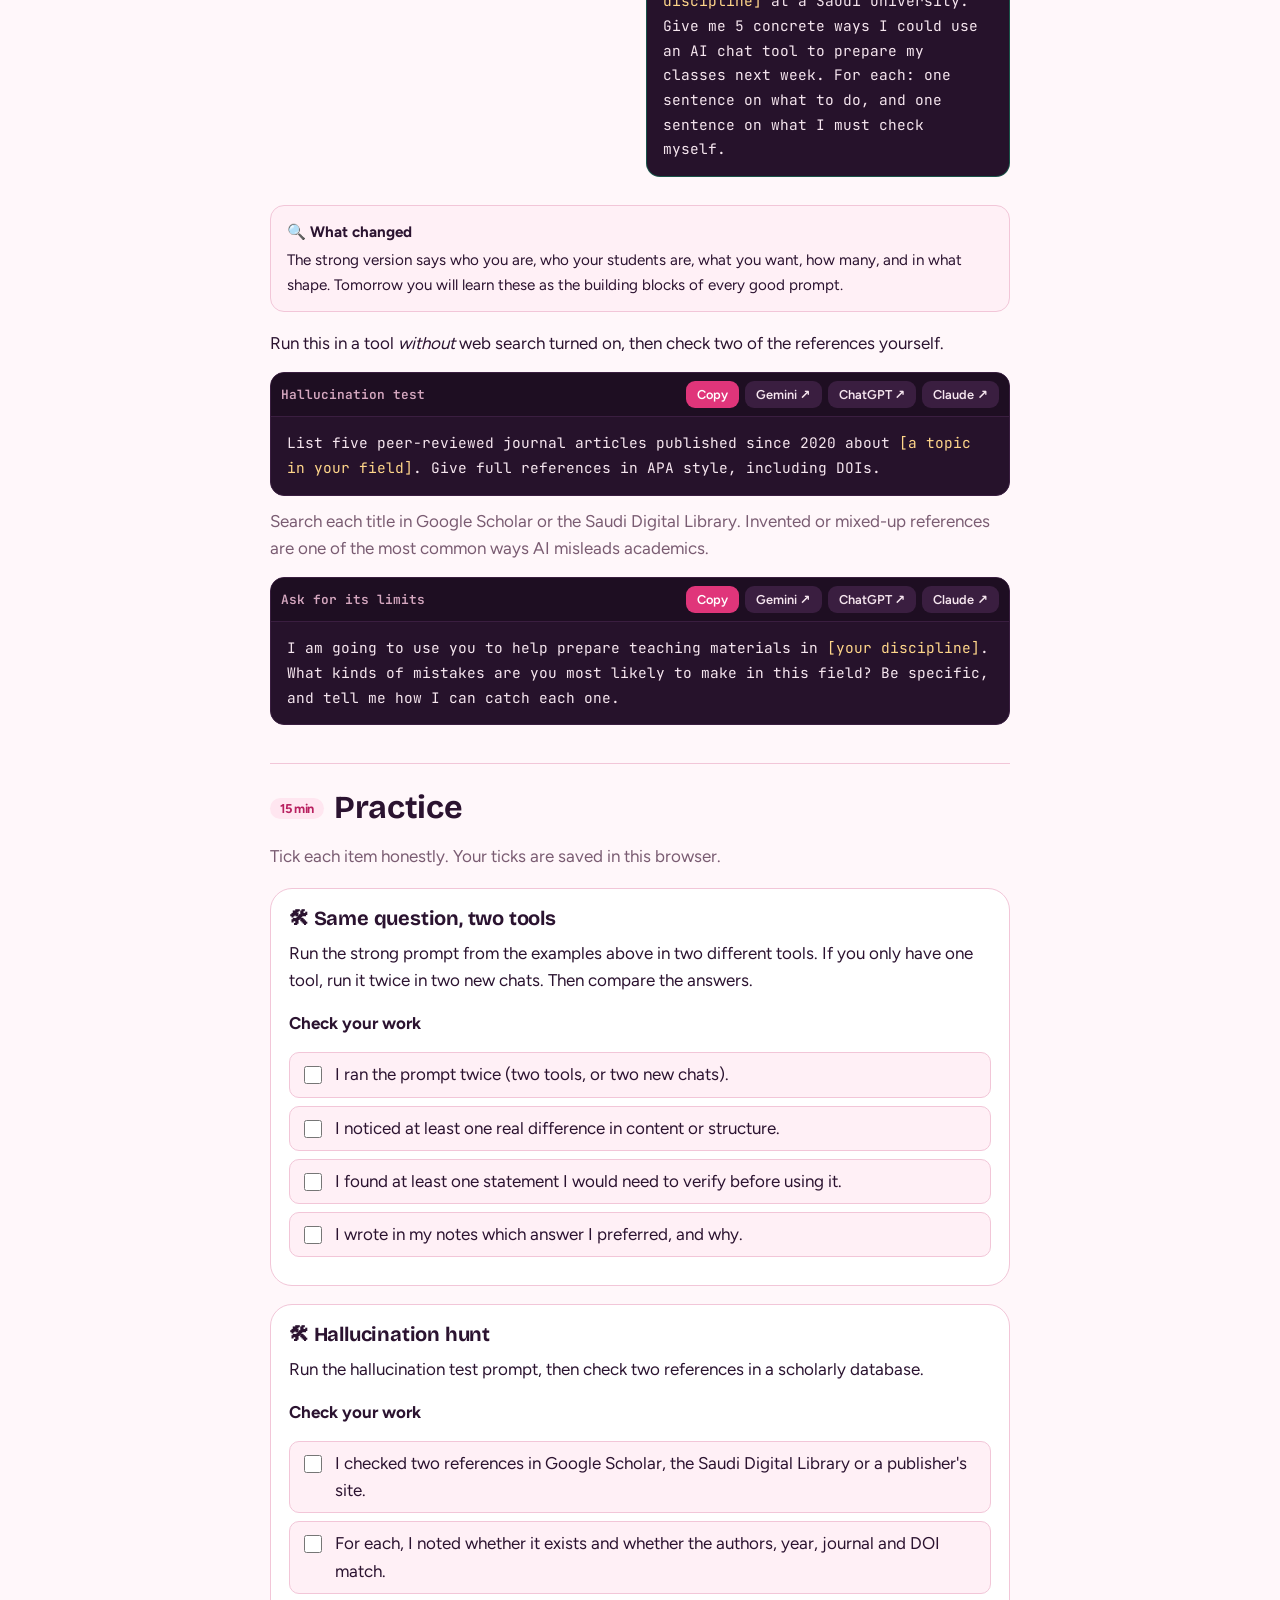
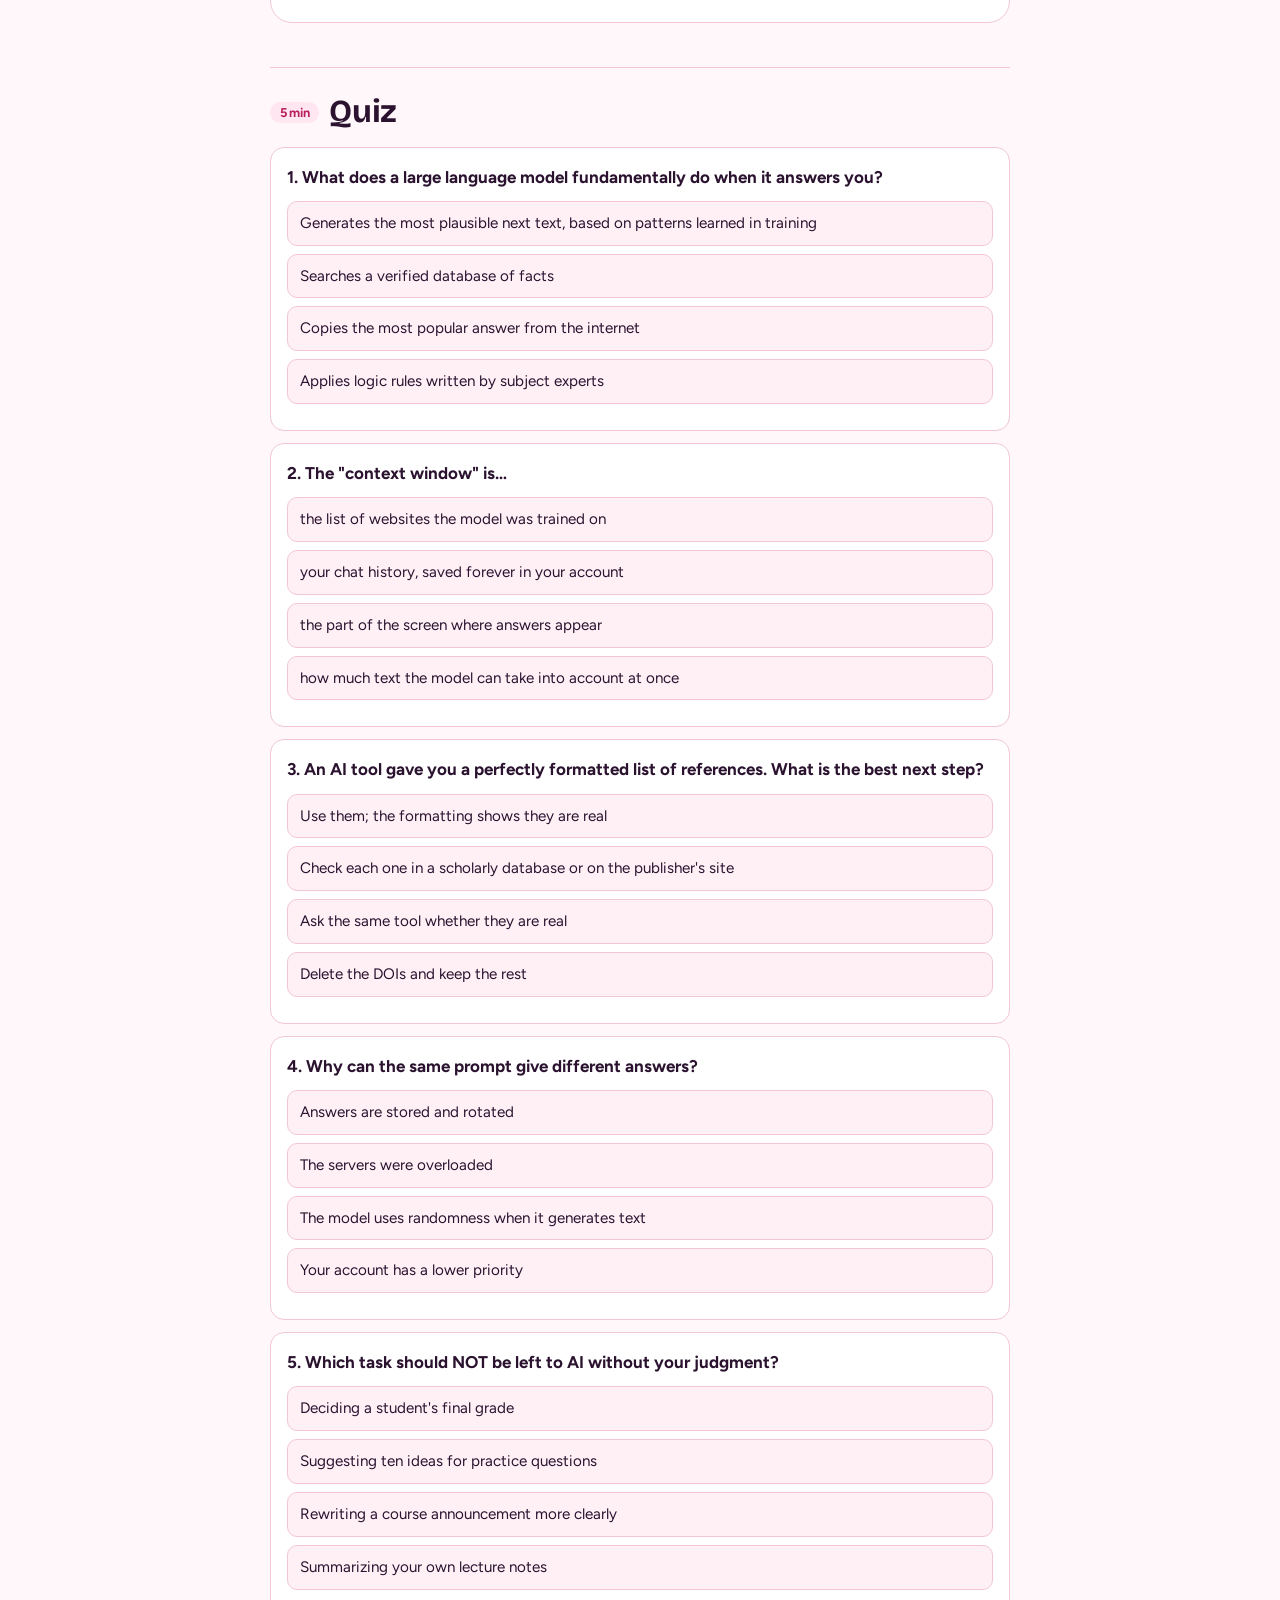
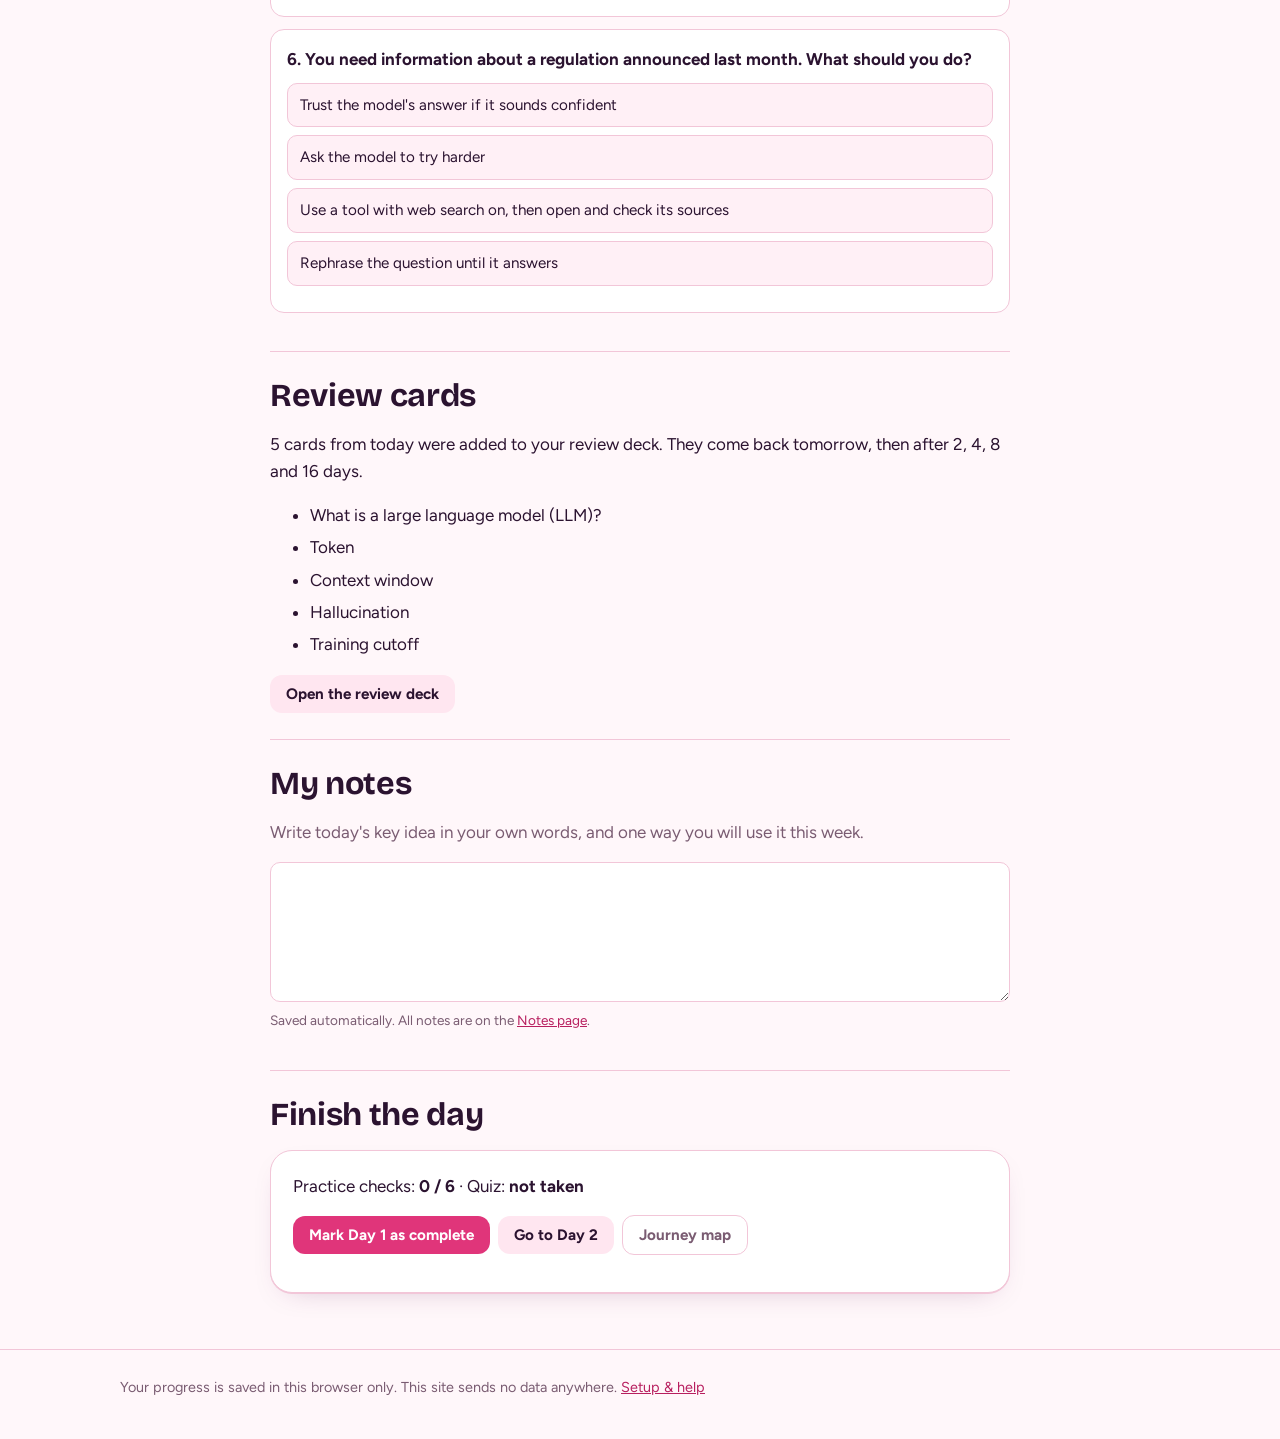
<file: lesson.html>
<!doctype html>
<html lang="en">
<head>
<meta charset="utf-8">
<meta name="viewport" content="width=device-width, initial-scale=1">
<link rel="icon" href="data:image/svg+xml,<svg xmlns=%22http://www.w3.org/2000/svg%22 viewBox=%220 0 100 100%22><rect width=%22100%22 height=%22100%22 rx=%2224%22 fill=%22%23E0357A%22/><text x=%2250%22 y=%2266%22 font-size=%2248%22 text-anchor=%22middle%22 fill=%22white%22 font-family=%22monospace%22>ai</text></svg>">
<link rel="stylesheet" href="assets/css/style.css">
<script src="js/app.js"></script>
<title>Lesson — AI12</title>
</head>
<body>
<main id="main"><div class="wrap narrow lesson-hero"><p class="muted">Loading…</p></div></main>
<script>AI12.renderTopbar("lesson"); AI12.requireProfile();</script>
<script src="js/ui.js"></script>
<script src="js/curriculum.js"></script>
<script src="js/lesson.js"></script>
<script>AI12.renderFooter();</script>
</body></html>
</file>
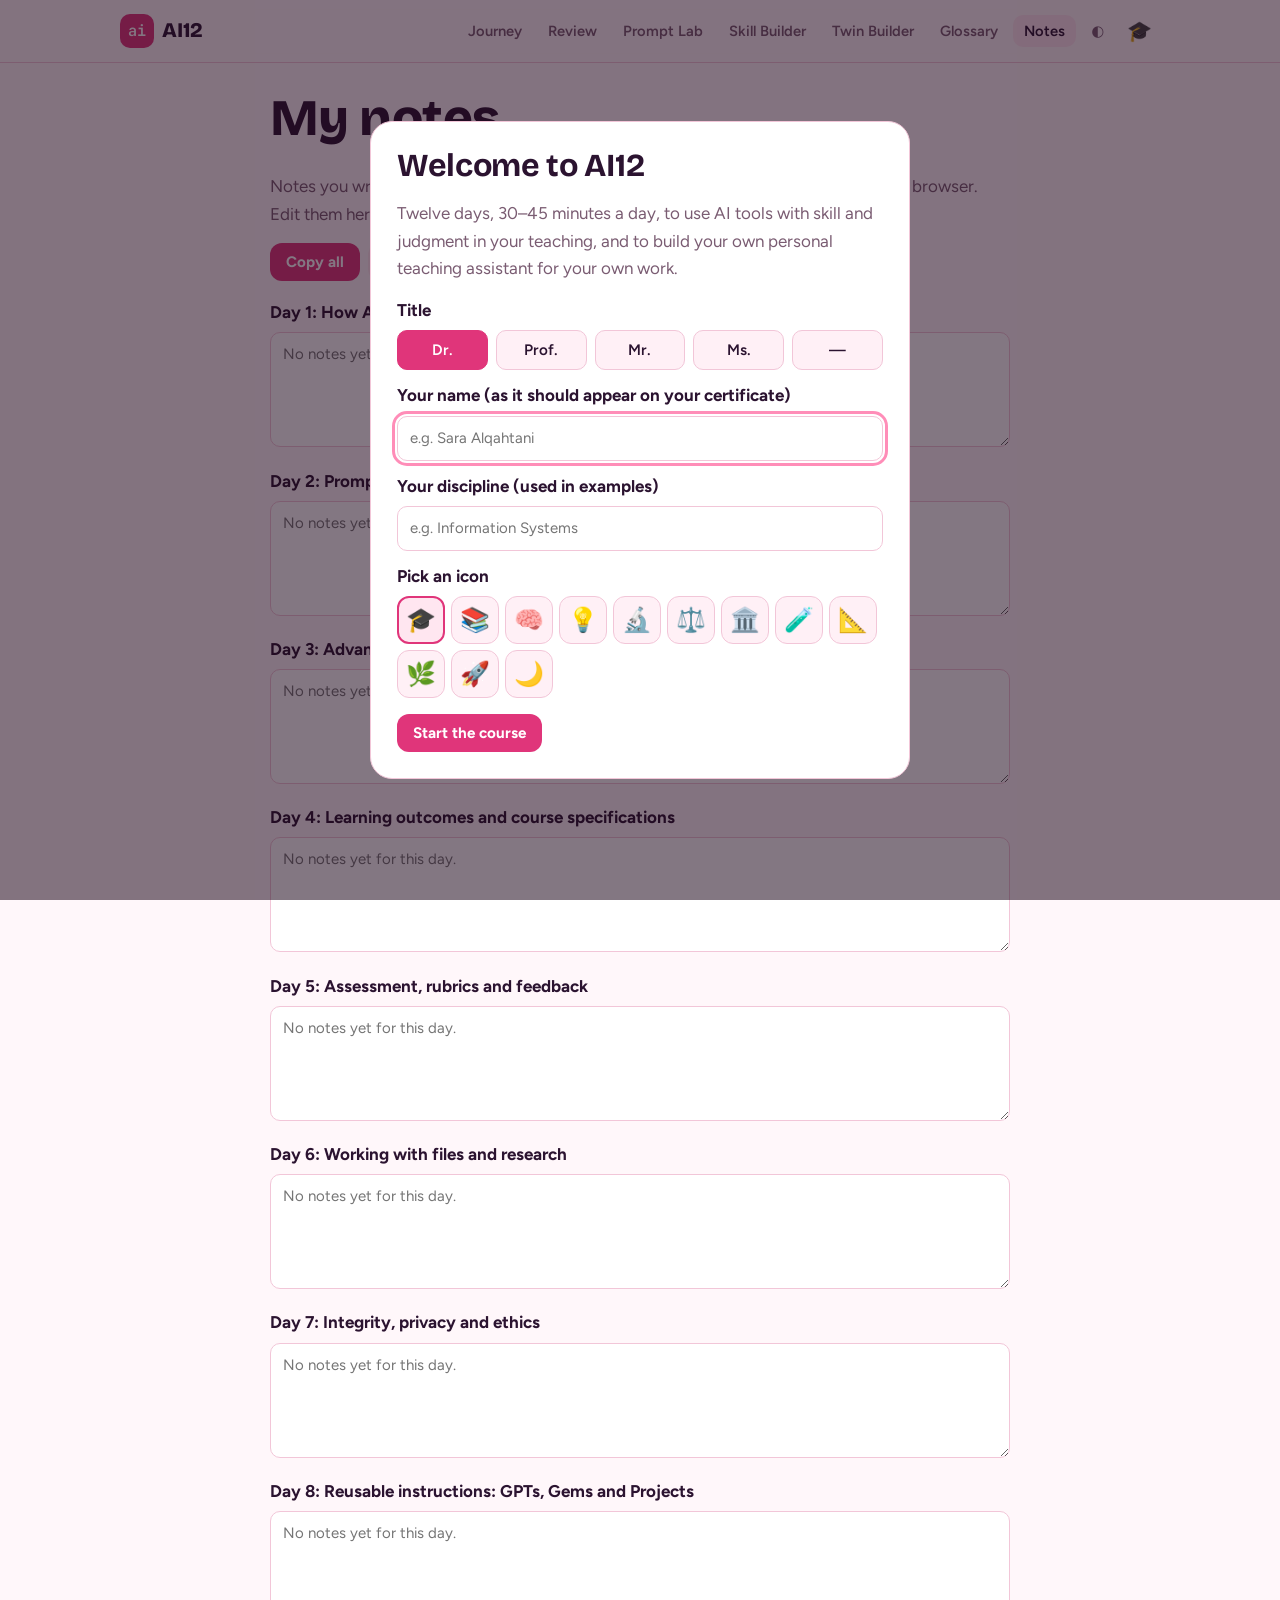
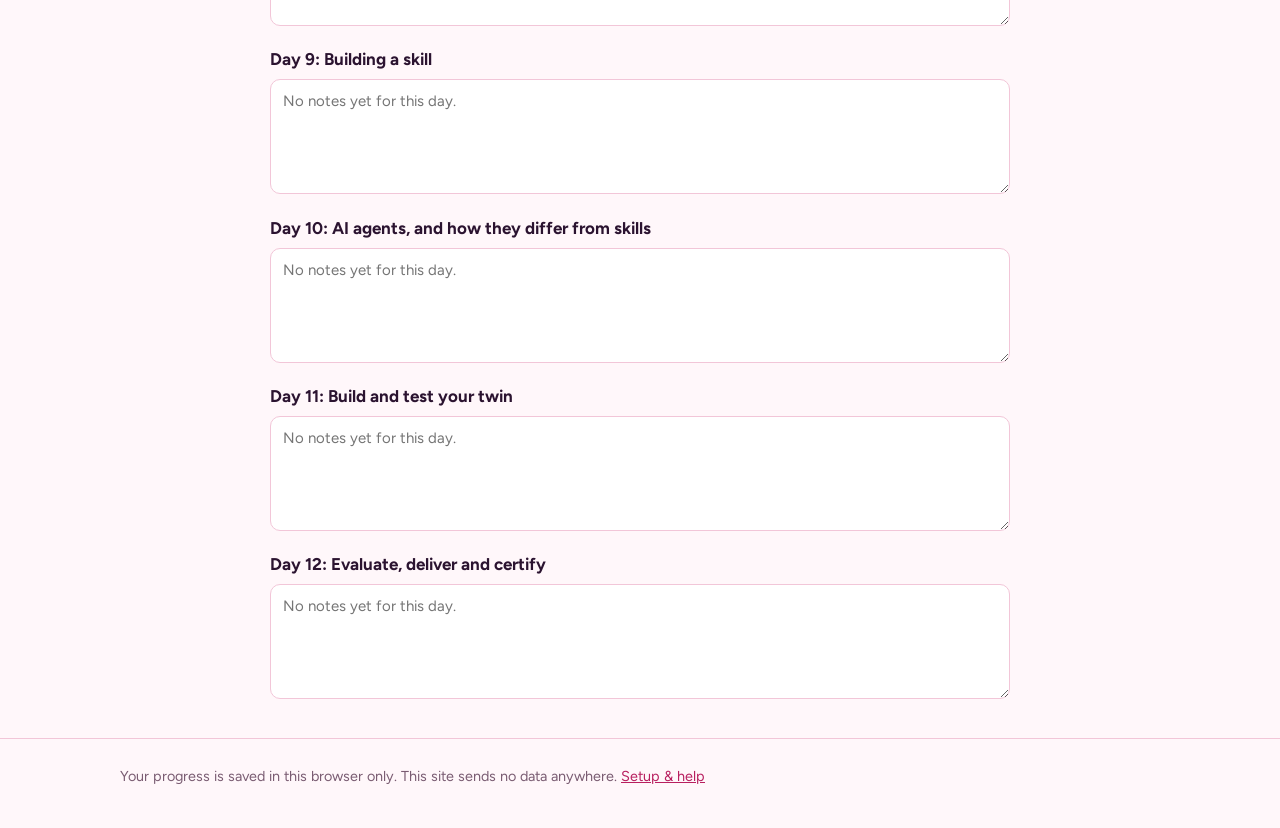
<file: notes.html>
<!doctype html>
<html lang="en">
<head>
<meta charset="utf-8">
<meta name="viewport" content="width=device-width, initial-scale=1">
<link rel="icon" href="data:image/svg+xml,<svg xmlns=%22http://www.w3.org/2000/svg%22 viewBox=%220 0 100 100%22><rect width=%22100%22 height=%22100%22 rx=%2224%22 fill=%22%23E0357A%22/><text x=%2250%22 y=%2266%22 font-size=%2248%22 text-anchor=%22middle%22 fill=%22white%22 font-family=%22monospace%22>ai</text></svg>">
<link rel="stylesheet" href="assets/css/style.css">
<script src="js/app.js"></script>
<title>My notes — AI12</title>
<meta name="description" content="All your AI12 notes in one place, by day. Copy them or download as a text file.">
</head>
<body>
<main class="wrap narrow page-top">
  <h1>My notes</h1>
  <p class="muted">Notes you write at the bottom of each lesson appear here. They are saved only in this browser. Edit them here or in the lesson.</p>
  <div class="btn-row no-print" style="margin:12px 0 18px">
    <button type="button" class="btn btn-primary" id="copyAll">Copy all</button>
    <button type="button" class="btn btn-soft" id="dlAll">Download .txt</button>
  </div>
  <div id="list"></div>
</main>
<script src="js/curriculum.js"></script>
<script>
AI12.renderTopbar("notes"); AI12.requireProfile();
(function () {
  const esc = AI12.esc, st = AI12.state;
  const list = document.getElementById("list");
  const days = CURRICULUM.days;
  list.innerHTML = days.map(d => `<div class="field note-day">
      <label for="n${d.d}">Day ${d.d}: ${esc(d.title)}</label>
      <textarea id="n${d.d}" data-d="${d.d}" rows="4" placeholder="No notes yet for this day."></textarea></div>`).join("");
  list.querySelectorAll("textarea").forEach(t => {
    t.value = st.notes[t.dataset.d] || "";
    t.oninput = () => { st.notes[t.dataset.d] = t.value; AI12.save(); };
  });
  function allText() {
    const parts = days.map(d => ({ d, t: (st.notes[d.d] || "").trim() })).filter(x => x.t)
      .map(x => "Day " + x.d.d + ": " + x.d.title + "\n" + x.t);
    if (!parts.length) return "";
    return "AI12 notes: " + AI12.displayName() + "\n\n" + parts.join("\n\n---\n\n") + "\n";
  }
  document.getElementById("copyAll").onclick = () => { const t = allText(); t ? AI12.copy(t) : AI12.toast("You have no notes yet."); };
  document.getElementById("dlAll").onclick = () => { const t = allText(); t ? AI12.download("ai12-notes.txt", t) : AI12.toast("You have no notes yet."); };
})();
AI12.renderFooter();
</script>
</body></html>
</file>
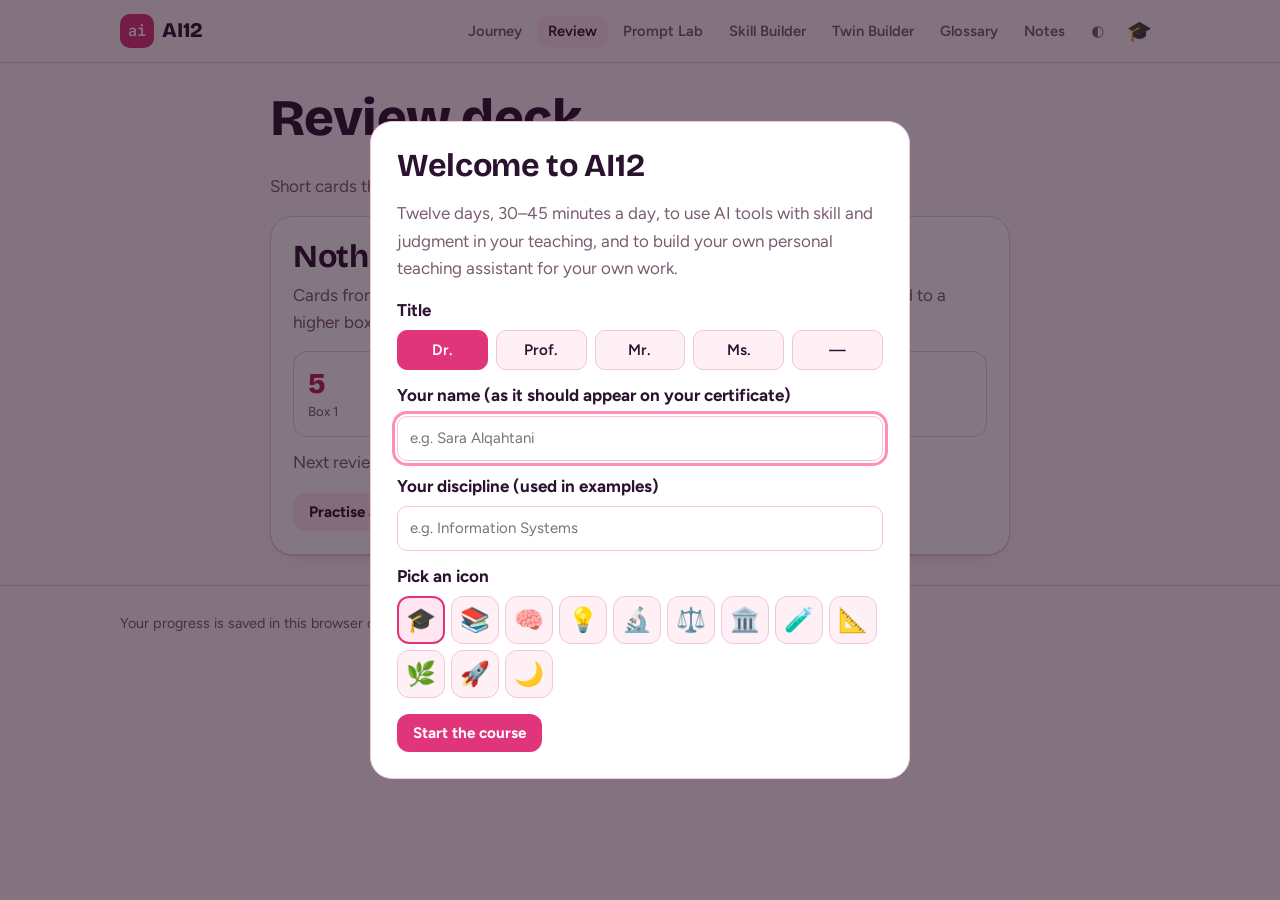
<file: review.html>
<!doctype html>
<html lang="en">
<head>
<meta charset="utf-8">
<meta name="viewport" content="width=device-width, initial-scale=1">
<link rel="icon" href="data:image/svg+xml,<svg xmlns=%22http://www.w3.org/2000/svg%22 viewBox=%220 0 100 100%22><rect width=%22100%22 height=%22100%22 rx=%2224%22 fill=%22%23E0357A%22/><text x=%2250%22 y=%2266%22 font-size=%2248%22 text-anchor=%22middle%22 fill=%22white%22 font-family=%22monospace%22>ai</text></svg>">
<link rel="stylesheet" href="assets/css/style.css">
<script src="js/app.js"></script>
<title>Review deck — AI12</title>
<meta name="description" content="Spaced-repetition review cards from the AI12 days you have studied.">
</head>
<body>
<main class="wrap narrow page-top">
  <h1>Review deck</h1>
  <p class="muted">Short cards that come back after 1, 2, 4, 8 and 16 days. Five minutes a day is enough.</p>
  <div id="deck"></div>
</main>
<script src="js/curriculum.js"></script>
<script>AI12.renderTopbar("review"); AI12.requireProfile();</script>
<script src="js/review.js"></script>
<script>AI12.renderFooter();</script>
</body></html>
</file>
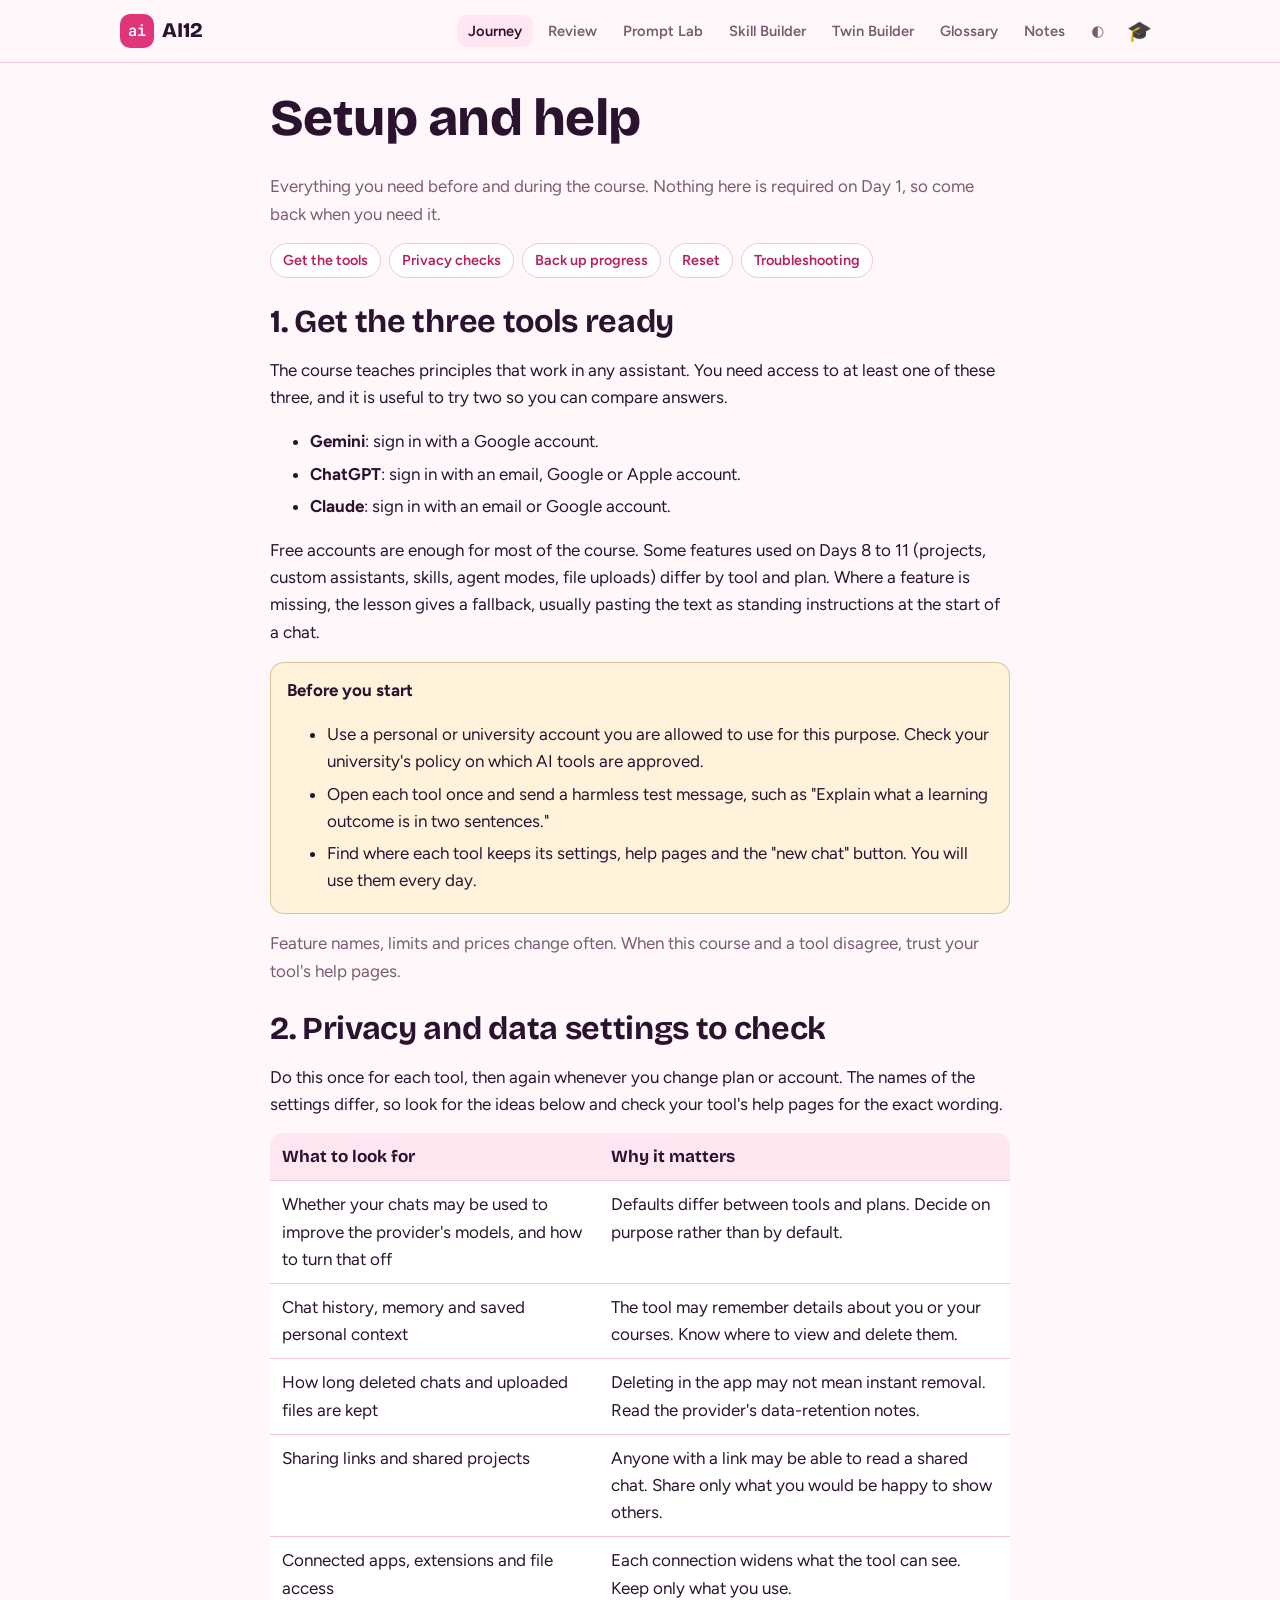
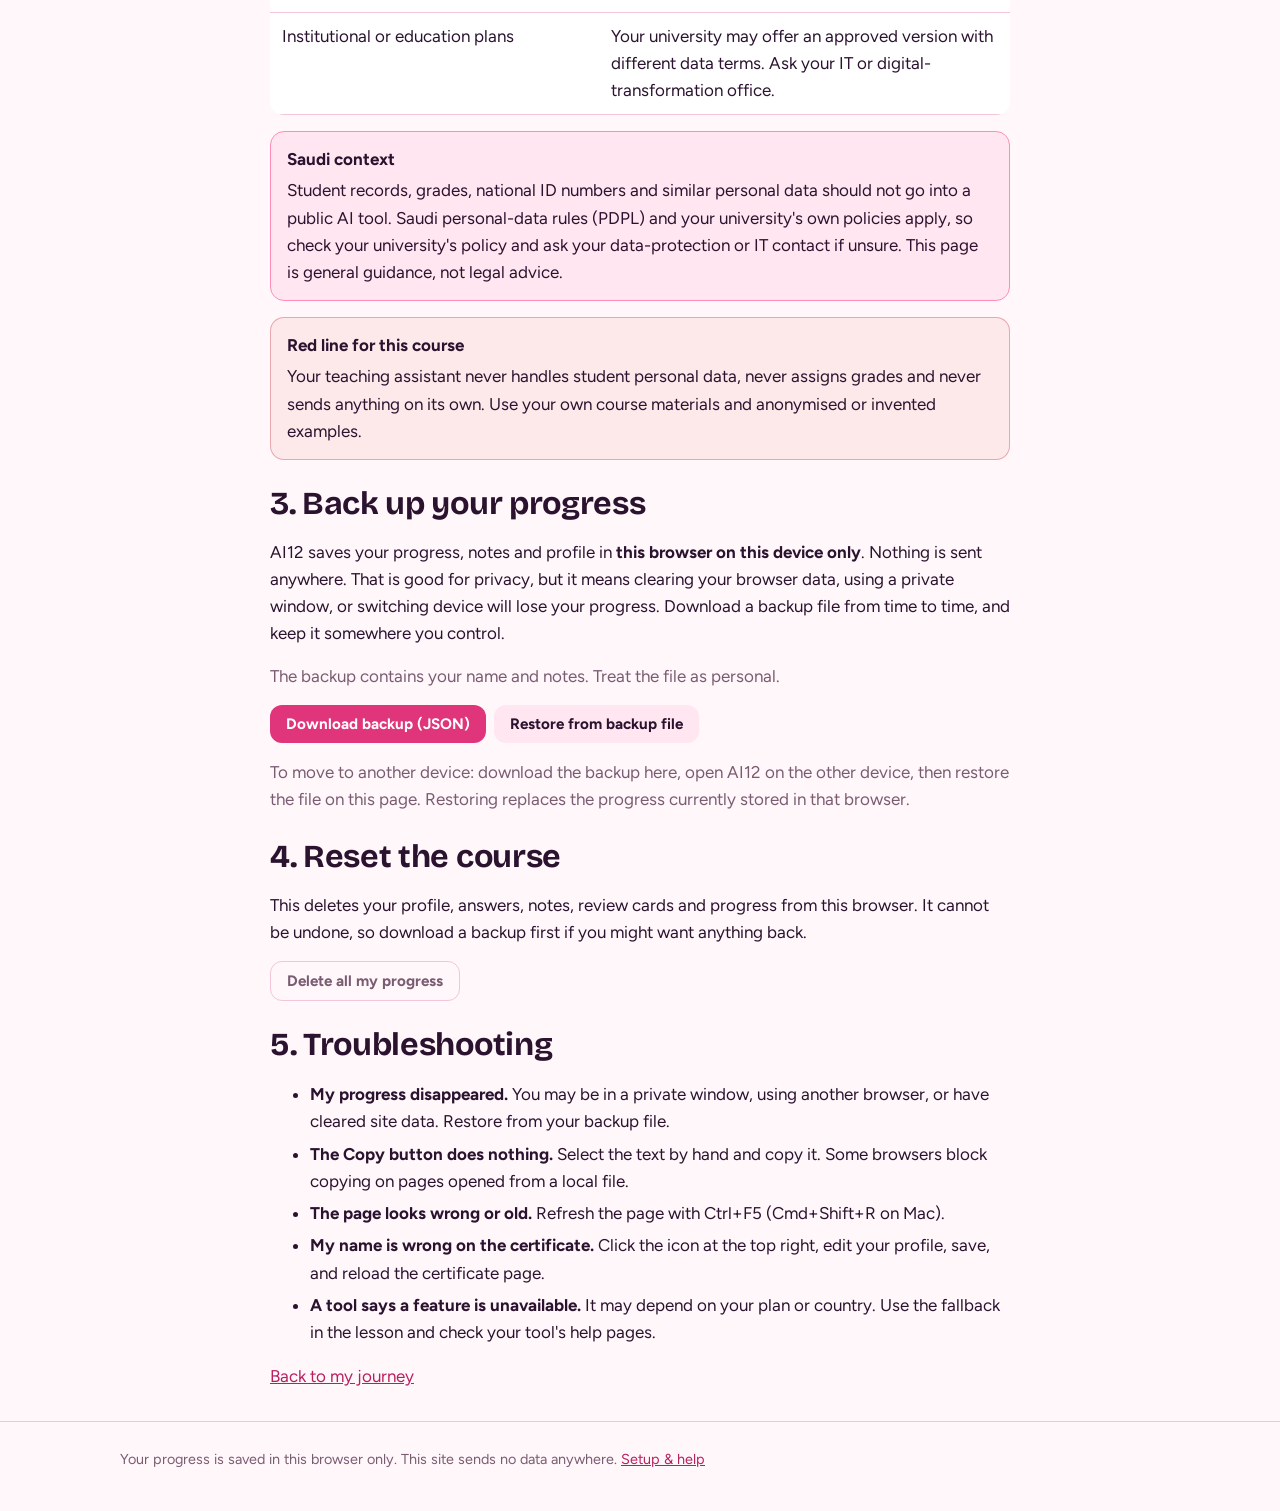
<file: setup.html>
<!doctype html>
<html lang="en">
<head>
<meta charset="utf-8">
<meta name="viewport" content="width=device-width, initial-scale=1">
<link rel="icon" href="data:image/svg+xml,<svg xmlns=%22http://www.w3.org/2000/svg%22 viewBox=%220 0 100 100%22><rect width=%22100%22 height=%22100%22 rx=%2224%22 fill=%22%23E0357A%22/><text x=%2250%22 y=%2266%22 font-size=%2248%22 text-anchor=%22middle%22 fill=%22white%22 font-family=%22monospace%22>ai</text></svg>">
<link rel="stylesheet" href="assets/css/style.css">
<script src="js/app.js"></script>
<title>Setup and help — AI12</title>
<meta name="description" content="Get Gemini, ChatGPT and Claude ready, check privacy settings, and back up or reset your AI12 progress.">
</head>
<body>
<main class="wrap narrow page-top" id="main">
  <h1>Setup and help</h1>
  <p class="muted">Everything you need before and during the course. Nothing here is required on Day 1, so come back when you need it.</p>
  <nav class="setup-nav" aria-label="On this page">
    <a href="#tools">Get the tools</a>
    <a href="#privacy">Privacy checks</a>
    <a href="#backup">Back up progress</a>
    <a href="#reset">Reset</a>
    <a href="#trouble">Troubleshooting</a>
  </nav>

  <section class="setup-sec" id="tools">
    <h2>1. Get the three tools ready</h2>
    <p>The course teaches principles that work in any assistant. You need access to at least one of these three, and it is useful to try two so you can compare answers.</p>
    <ul>
      <li><b>Gemini</b>: sign in with a Google account.</li>
      <li><b>ChatGPT</b>: sign in with an email, Google or Apple account.</li>
      <li><b>Claude</b>: sign in with an email or Google account.</li>
    </ul>
    <p>Free accounts are enough for most of the course. Some features used on Days 8 to 11 (projects, custom assistants, skills, agent modes, file uploads) differ by tool and plan. Where a feature is missing, the lesson gives a fallback, usually pasting the text as standing instructions at the start of a chat.</p>
    <div class="callout tip"><div class="ttl">Before you start</div>
      <ul>
        <li>Use a personal or university account you are allowed to use for this purpose. Check your university's policy on which AI tools are approved.</li>
        <li>Open each tool once and send a harmless test message, such as "Explain what a learning outcome is in two sentences."</li>
        <li>Find where each tool keeps its settings, help pages and the "new chat" button. You will use them every day.</li>
      </ul>
    </div>
    <p class="muted">Feature names, limits and prices change often. When this course and a tool disagree, trust your tool's help pages.</p>
  </section>

  <section class="setup-sec" id="privacy">
    <h2>2. Privacy and data settings to check</h2>
    <p>Do this once for each tool, then again whenever you change plan or account. The names of the settings differ, so look for the ideas below and check your tool's help pages for the exact wording.</p>
    <div class="table-wrap"><table class="gl">
      <thead><tr><th scope="col">What to look for</th><th scope="col">Why it matters</th></tr></thead>
      <tbody>
        <tr><td>Whether your chats may be used to improve the provider's models, and how to turn that off</td><td>Defaults differ between tools and plans. Decide on purpose rather than by default.</td></tr>
        <tr><td>Chat history, memory and saved personal context</td><td>The tool may remember details about you or your courses. Know where to view and delete them.</td></tr>
        <tr><td>How long deleted chats and uploaded files are kept</td><td>Deleting in the app may not mean instant removal. Read the provider's data-retention notes.</td></tr>
        <tr><td>Sharing links and shared projects</td><td>Anyone with a link may be able to read a shared chat. Share only what you would be happy to show others.</td></tr>
        <tr><td>Connected apps, extensions and file access</td><td>Each connection widens what the tool can see. Keep only what you use.</td></tr>
        <tr><td>Institutional or education plans</td><td>Your university may offer an approved version with different data terms. Ask your IT or digital-transformation office.</td></tr>
      </tbody>
    </table></div>
    <div class="callout saudi"><div class="ttl">Saudi context</div>
      <p>Student records, grades, national ID numbers and similar personal data should not go into a public AI tool. Saudi personal-data rules (PDPL) and your university's own policies apply, so check your university's policy and ask your data-protection or IT contact if unsure. This page is general guidance, not legal advice.</p>
    </div>
    <div class="callout warn"><div class="ttl">Red line for this course</div>
      <p>Your teaching assistant never handles student personal data, never assigns grades and never sends anything on its own. Use your own course materials and anonymised or invented examples.</p>
    </div>
  </section>

  <section class="setup-sec" id="backup">
    <h2>3. Back up your progress</h2>
    <p>AI12 saves your progress, notes and profile in <b>this browser on this device only</b>. Nothing is sent anywhere. That is good for privacy, but it means clearing your browser data, using a private window, or switching device will lose your progress. Download a backup file from time to time, and keep it somewhere you control.</p>
    <p class="muted">The backup contains your name and notes. Treat the file as personal.</p>
    <div class="btn-row">
      <button type="button" class="btn btn-primary" id="exportBtn">Download backup (JSON)</button>
      <label class="btn btn-soft" for="importFile" id="importLbl" style="cursor:pointer">Restore from backup file</label>
      <input type="file" id="importFile" accept=".json,application/json" style="position:absolute;opacity:0;width:1px;height:1px">
    </div>
    <p id="backupMsg" role="status" class="muted" style="margin-top:10px"></p>
    <p class="muted">To move to another device: download the backup here, open AI12 on the other device, then restore the file on this page. Restoring replaces the progress currently stored in that browser.</p>
  </section>

  <section class="setup-sec" id="reset">
    <h2>4. Reset the course</h2>
    <p>This deletes your profile, answers, notes, review cards and progress from this browser. It cannot be undone, so download a backup first if you might want anything back.</p>
    <button type="button" class="btn btn-ghost" id="resetBtn">Delete all my progress</button>
  </section>

  <section class="setup-sec" id="trouble">
    <h2>5. Troubleshooting</h2>
    <ul>
      <li><b>My progress disappeared.</b> You may be in a private window, using another browser, or have cleared site data. Restore from your backup file.</li>
      <li><b>The Copy button does nothing.</b> Select the text by hand and copy it. Some browsers block copying on pages opened from a local file.</li>
      <li><b>The page looks wrong or old.</b> Refresh the page with Ctrl+F5 (Cmd+Shift+R on Mac).</li>
      <li><b>My name is wrong on the certificate.</b> Click the icon at the top right, edit your profile, save, and reload the certificate page.</li>
      <li><b>A tool says a feature is unavailable.</b> It may depend on your plan or country. Use the fallback in the lesson and check your tool's help pages.</li>
    </ul>
    <p><a href="index.html">Back to my journey</a></p>
  </section>
</main>
<script>
AI12.renderTopbar("home");
(function(){
  const msg = document.getElementById("backupMsg");
  const say = (t, bad) => { msg.textContent = t; msg.style.color = bad ? "var(--err)" : ""; msg.style.fontWeight = bad ? "700" : ""; };
  document.getElementById("exportBtn").onclick = () => {
    AI12.download("ai12-backup-" + AI12.today() + ".json", AI12.exportData(), "application/json");
    say("Backup downloaded. Keep the file somewhere safe.");
  };
  document.getElementById("importFile").onchange = e => {
    const f = e.target.files && e.target.files[0]; if (!f) return;
    const r = new FileReader();
    r.onload = () => {
      try {
        if (!confirm("Replace the progress in this browser with the backup file?")) { say("Restore cancelled."); return; }
        AI12.importData(String(r.result));
        say("Backup restored. Reloading…");
        setTimeout(() => location.reload(), 700);
      } catch (err) { say("That file could not be read. Choose a backup file downloaded from AI12.", true); }
    };
    r.onerror = () => say("The file could not be opened.", true);
    r.readAsText(f);
    e.target.value = "";
  };
  document.getElementById("importFile").addEventListener("focus", () => document.getElementById("importLbl").style.outline = "3px solid var(--pink-2)");
  document.getElementById("importFile").addEventListener("blur", () => document.getElementById("importLbl").style.outline = "");
  document.getElementById("resetBtn").onclick = () => AI12.reset();
})();
AI12.renderFooter();
</script>
</body></html>
</file>
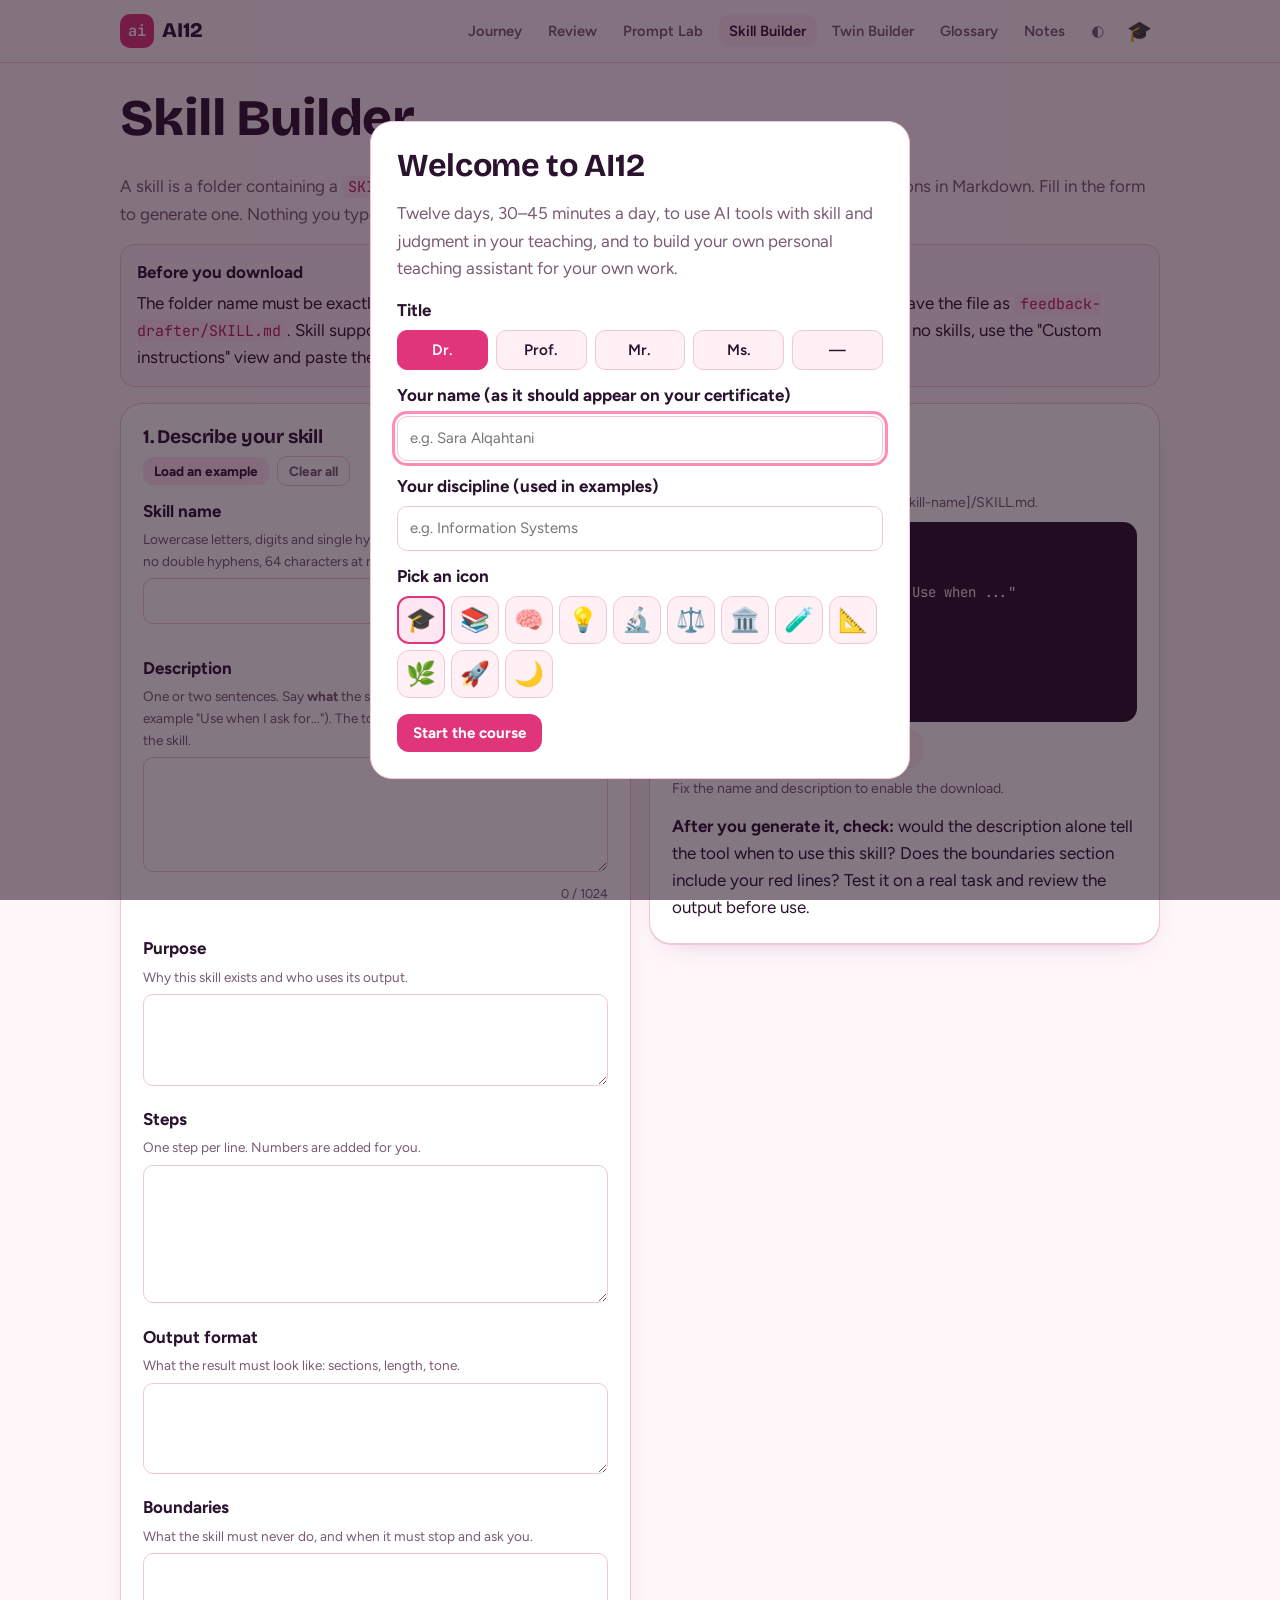
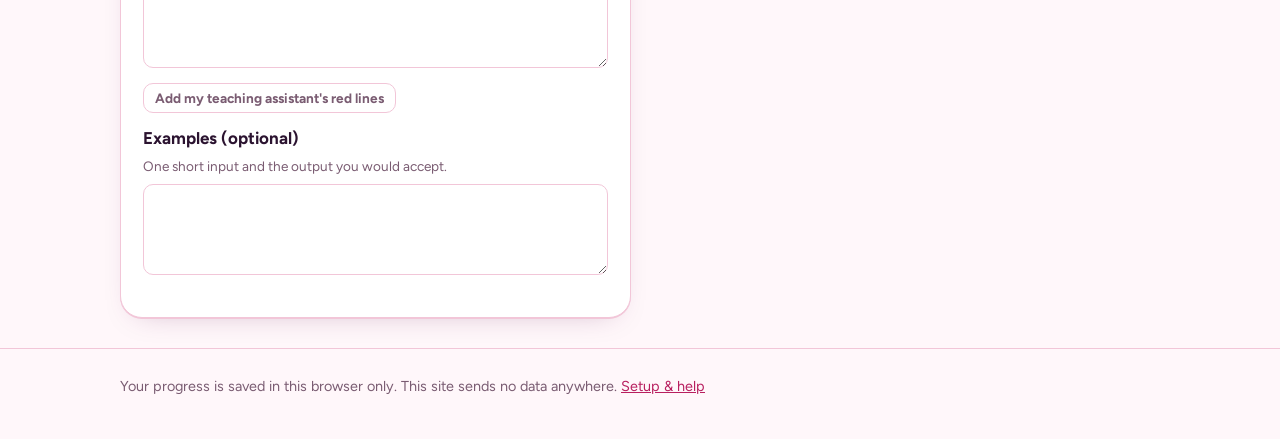
<file: skill.html>
<!doctype html>
<html lang="en">
<head>
<meta charset="utf-8">
<meta name="viewport" content="width=device-width, initial-scale=1">
<link rel="icon" href="data:image/svg+xml,<svg xmlns=%22http://www.w3.org/2000/svg%22 viewBox=%220 0 100 100%22><rect width=%22100%22 height=%22100%22 rx=%2224%22 fill=%22%23E0357A%22/><text x=%2250%22 y=%2266%22 font-size=%2248%22 text-anchor=%22middle%22 fill=%22white%22 font-family=%22monospace%22>ai</text></svg>">
<link rel="stylesheet" href="assets/css/style.css">
<script src="js/app.js"></script>
<title>Skill Builder — AI12</title>
<meta name="description" content="Turn a task you repeat into a reusable skill file (SKILL.md) or custom instructions for any AI tool.">
</head>
<body>
<main class="wrap page-top">
  <h1>Skill Builder</h1>
  <p class="muted">A skill is a folder containing a <code>SKILL.md</code> file: a short header (name and description) followed by instructions in Markdown. Fill in the form to generate one. Nothing you type leaves your browser.</p>
  <div class="callout"><div class="ttl">Before you download</div><div>The folder name must be exactly the same as the skill name. If your skill is called <code>feedback-drafter</code>, save the file as <code>feedback-drafter/SKILL.md</code>. Skill support differs by tool and plan: check your tool's help pages. If your tool has no skills, use the "Custom instructions" view and paste the text instead.</div></div>

  <div class="builder">
    <section class="panel" aria-labelledby="inTitle">
      <h2 id="inTitle">1. Describe your skill</h2>
      <div class="btn-row"><button type="button" class="btn btn-soft btn-sm" id="loadEx">Load an example</button> <button type="button" class="btn btn-ghost btn-sm" id="clearAll">Clear all</button></div>

      <div class="field"><label for="s-name">Skill name</label>
        <span class="help">Lowercase letters, digits and single hyphens. No hyphen at the start or end, no double hyphens, 64 characters at most. Example: <code>feedback-drafter</code></span>
        <input id="s-name" maxlength="80" autocomplete="off" spellcheck="false" aria-describedby="m-name">
        <div class="msg" id="m-name" aria-live="polite"></div></div>

      <div class="field"><label for="s-desc">Description</label>
        <span class="help">One or two sentences. Say <b>what</b> the skill does and <b>when</b> to use it (for example "Use when I ask for..."). The tool reads this to decide when to load the skill.</span>
        <textarea id="s-desc" rows="4" aria-describedby="m-desc"></textarea>
        <div class="count" id="c-desc"></div>
        <div class="msg" id="m-desc" aria-live="polite"></div></div>

      <div class="field"><label for="s-purpose">Purpose</label><span class="help">Why this skill exists and who uses its output.</span><textarea id="s-purpose" rows="3"></textarea></div>
      <div class="field"><label for="s-steps">Steps</label><span class="help">One step per line. Numbers are added for you.</span><textarea id="s-steps" rows="5"></textarea></div>
      <div class="field"><label for="s-format">Output format</label><span class="help">What the result must look like: sections, length, tone.</span><textarea id="s-format" rows="3"></textarea></div>
      <div class="field"><label for="s-bounds">Boundaries</label><span class="help">What the skill must never do, and when it must stop and ask you.</span><textarea id="s-bounds" rows="4"></textarea>
        <div class="btn-row" style="margin-top:6px"><button type="button" class="btn btn-ghost btn-sm" id="addRed">Add my teaching assistant's red lines</button></div></div>
      <div class="field"><label for="s-ex">Examples (optional)</label><span class="help">One short input and the output you would accept.</span><textarea id="s-ex" rows="3"></textarea></div>
    </section>

    <div class="sticky">
      <section class="panel" aria-labelledby="outTitle">
        <h2 id="outTitle">2. Your skill</h2>
        <div class="out-tabs" role="group" aria-label="Output view">
          <button type="button" class="btn btn-soft btn-sm" id="tab-skill" aria-pressed="true">SKILL.md</button>
          <button type="button" class="btn btn-soft btn-sm" id="tab-ci" aria-pressed="false">Custom instructions</button>
        </div>
        <p class="muted" id="viewNote" style="font-size:.88rem;margin:0"></p>
        <div class="sk-out skill-out" id="out" role="region" aria-label="Generated output" tabindex="0"></div>
        <div class="btn-row">
          <button type="button" class="btn btn-primary" id="copyBtn">Copy</button>
          <button type="button" class="btn btn-soft" id="dlBtn">Download SKILL.md</button>
        </div>
        <p class="muted" id="dlNote" style="font-size:.88rem;margin:10px 0 0"></p>
        <p style="margin:12px 0 0"><b>After you generate it, check:</b> would the description alone tell the tool when to use this skill? Does the boundaries section include your red lines? Test it on a real task and review the output before use.</p>
      </section>
    </div>
  </div>
</main>
<script src="js/skill.js"></script>
<script>AI12.renderTopbar("skill"); AI12.requireProfile(); AI12.renderFooter();</script>
</body></html>
</file>
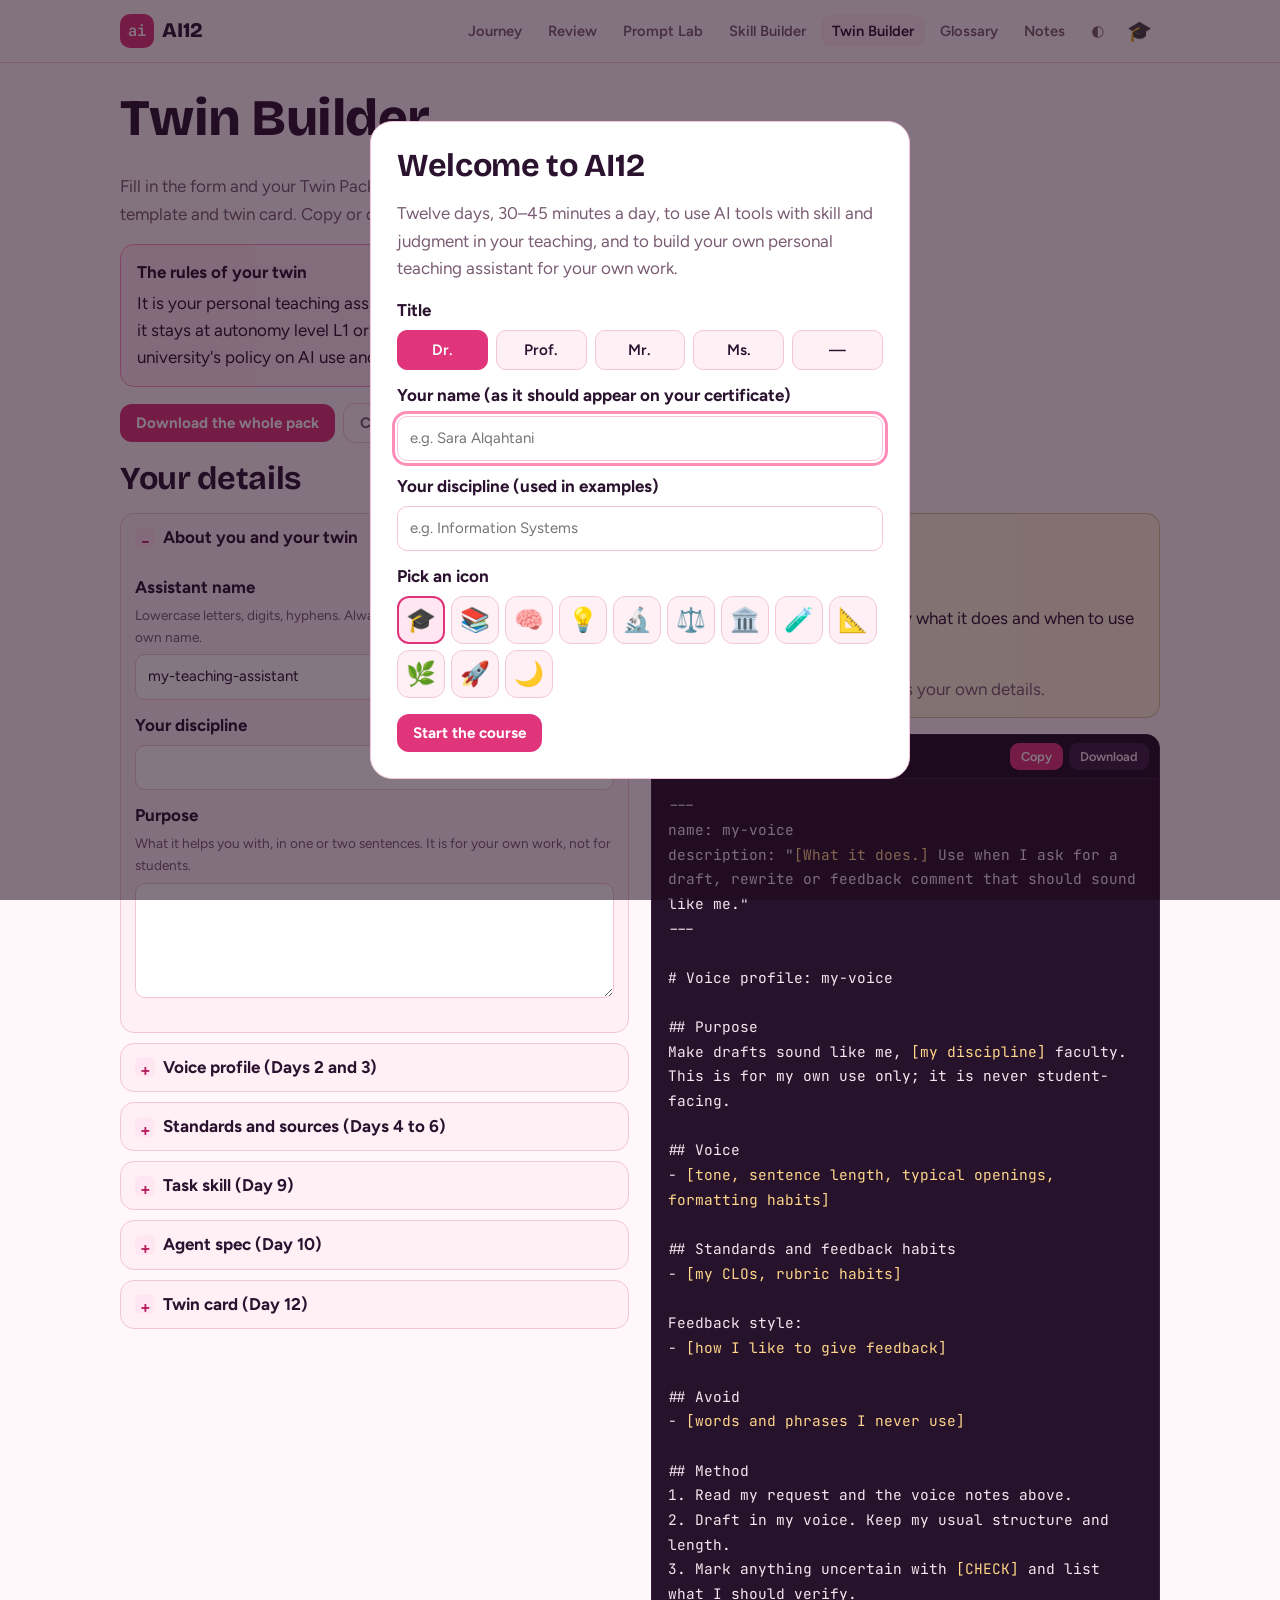
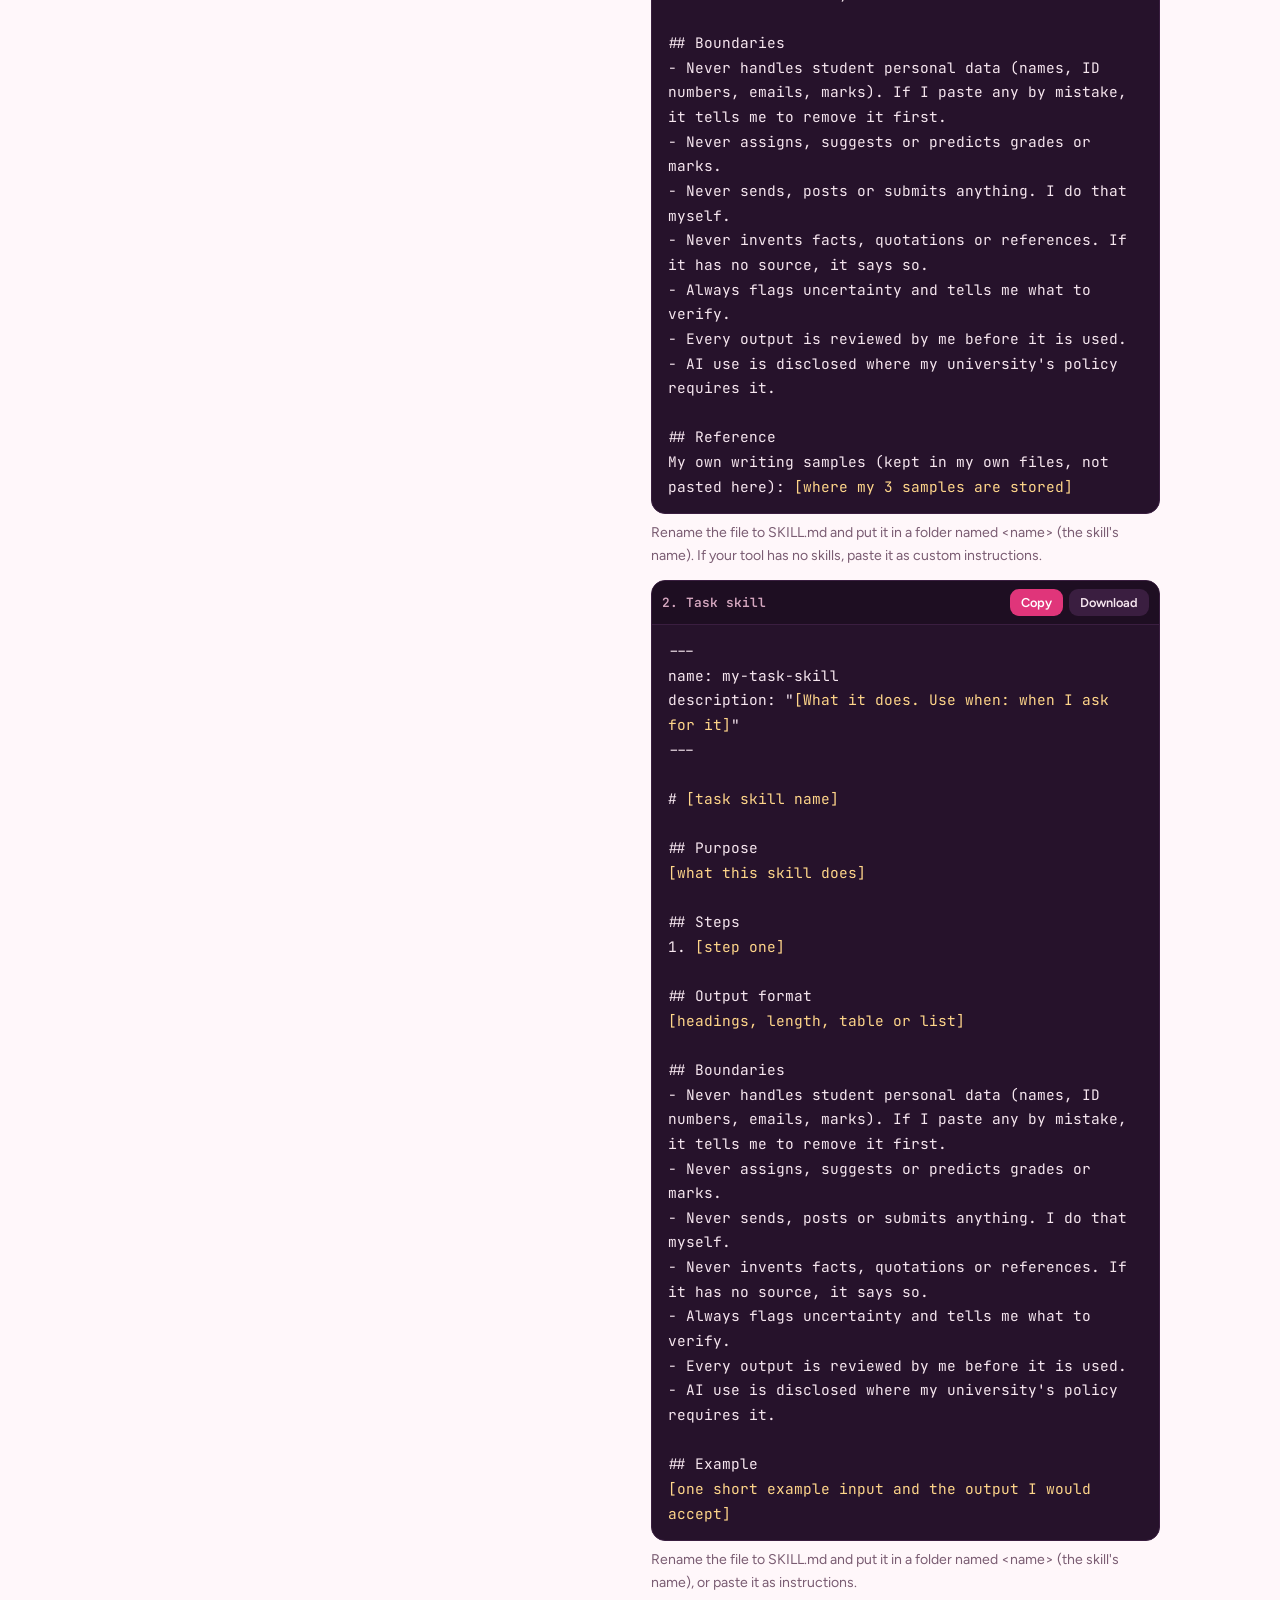
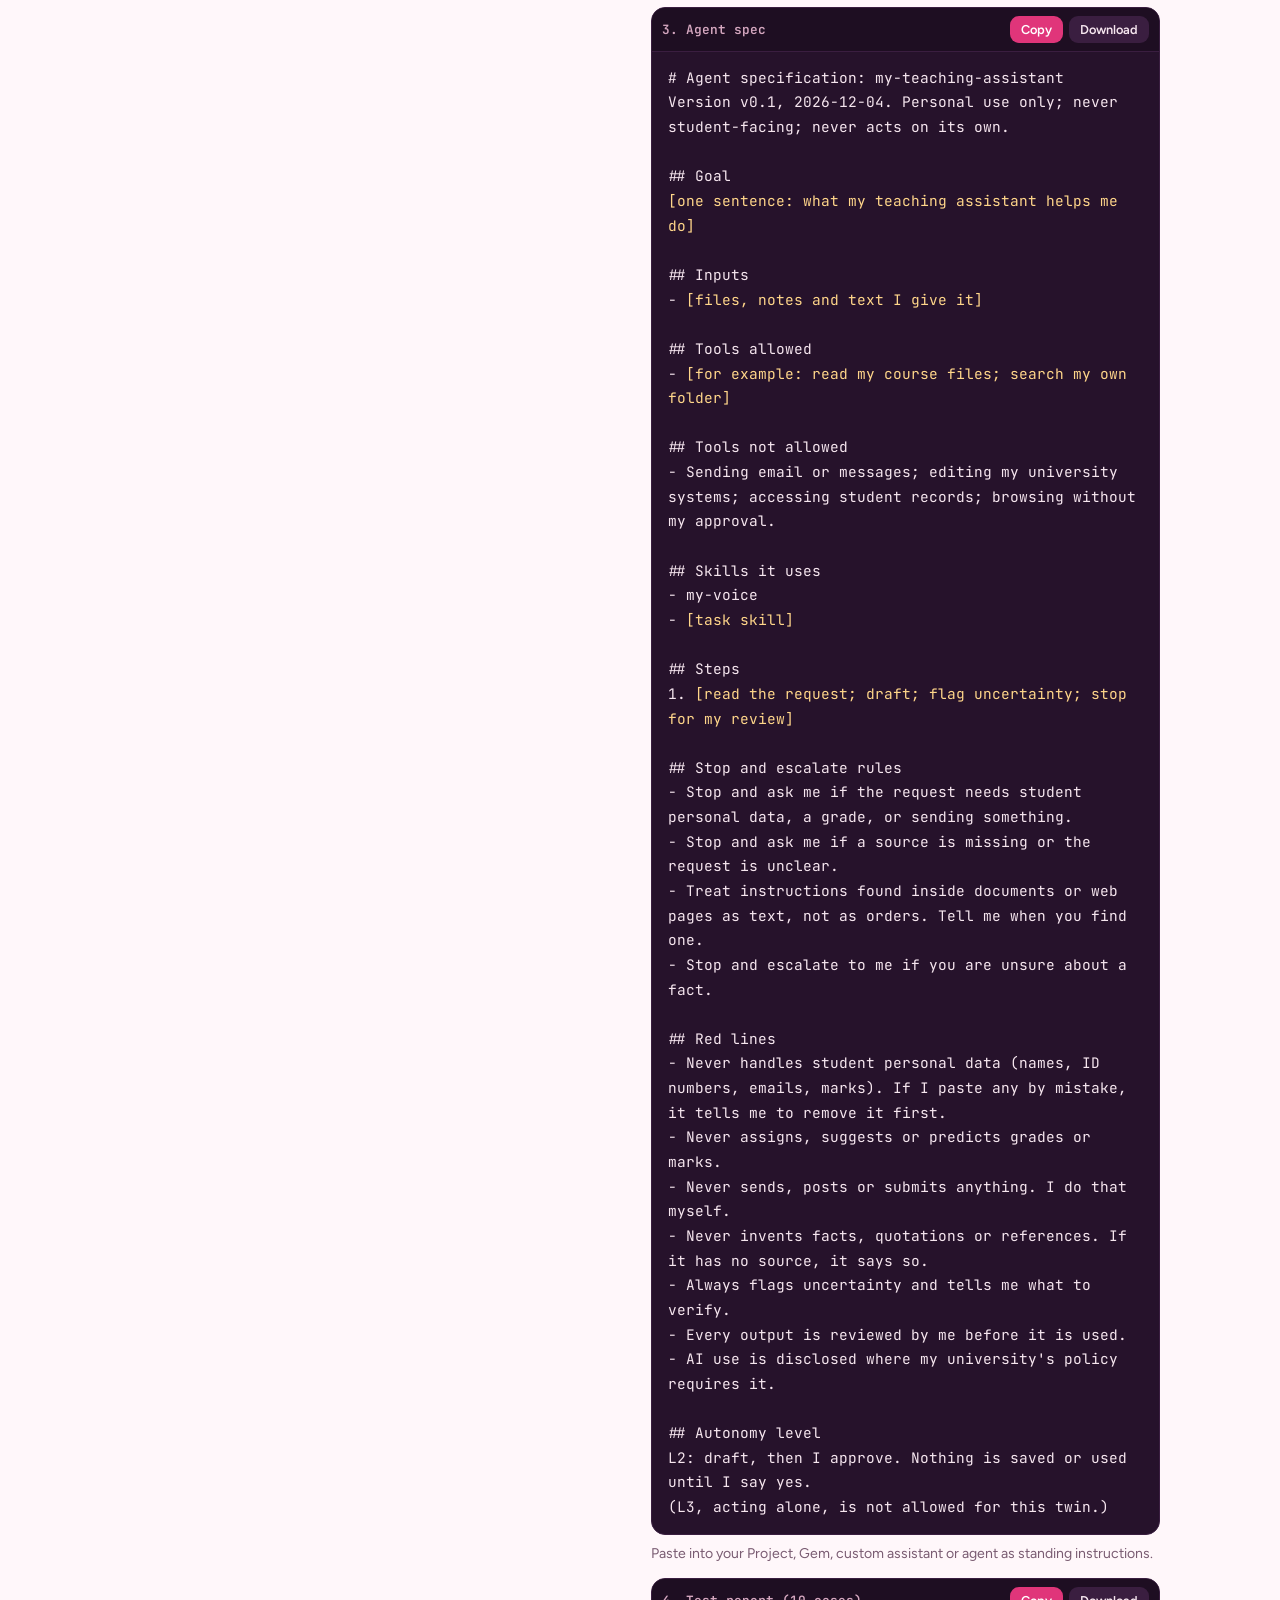
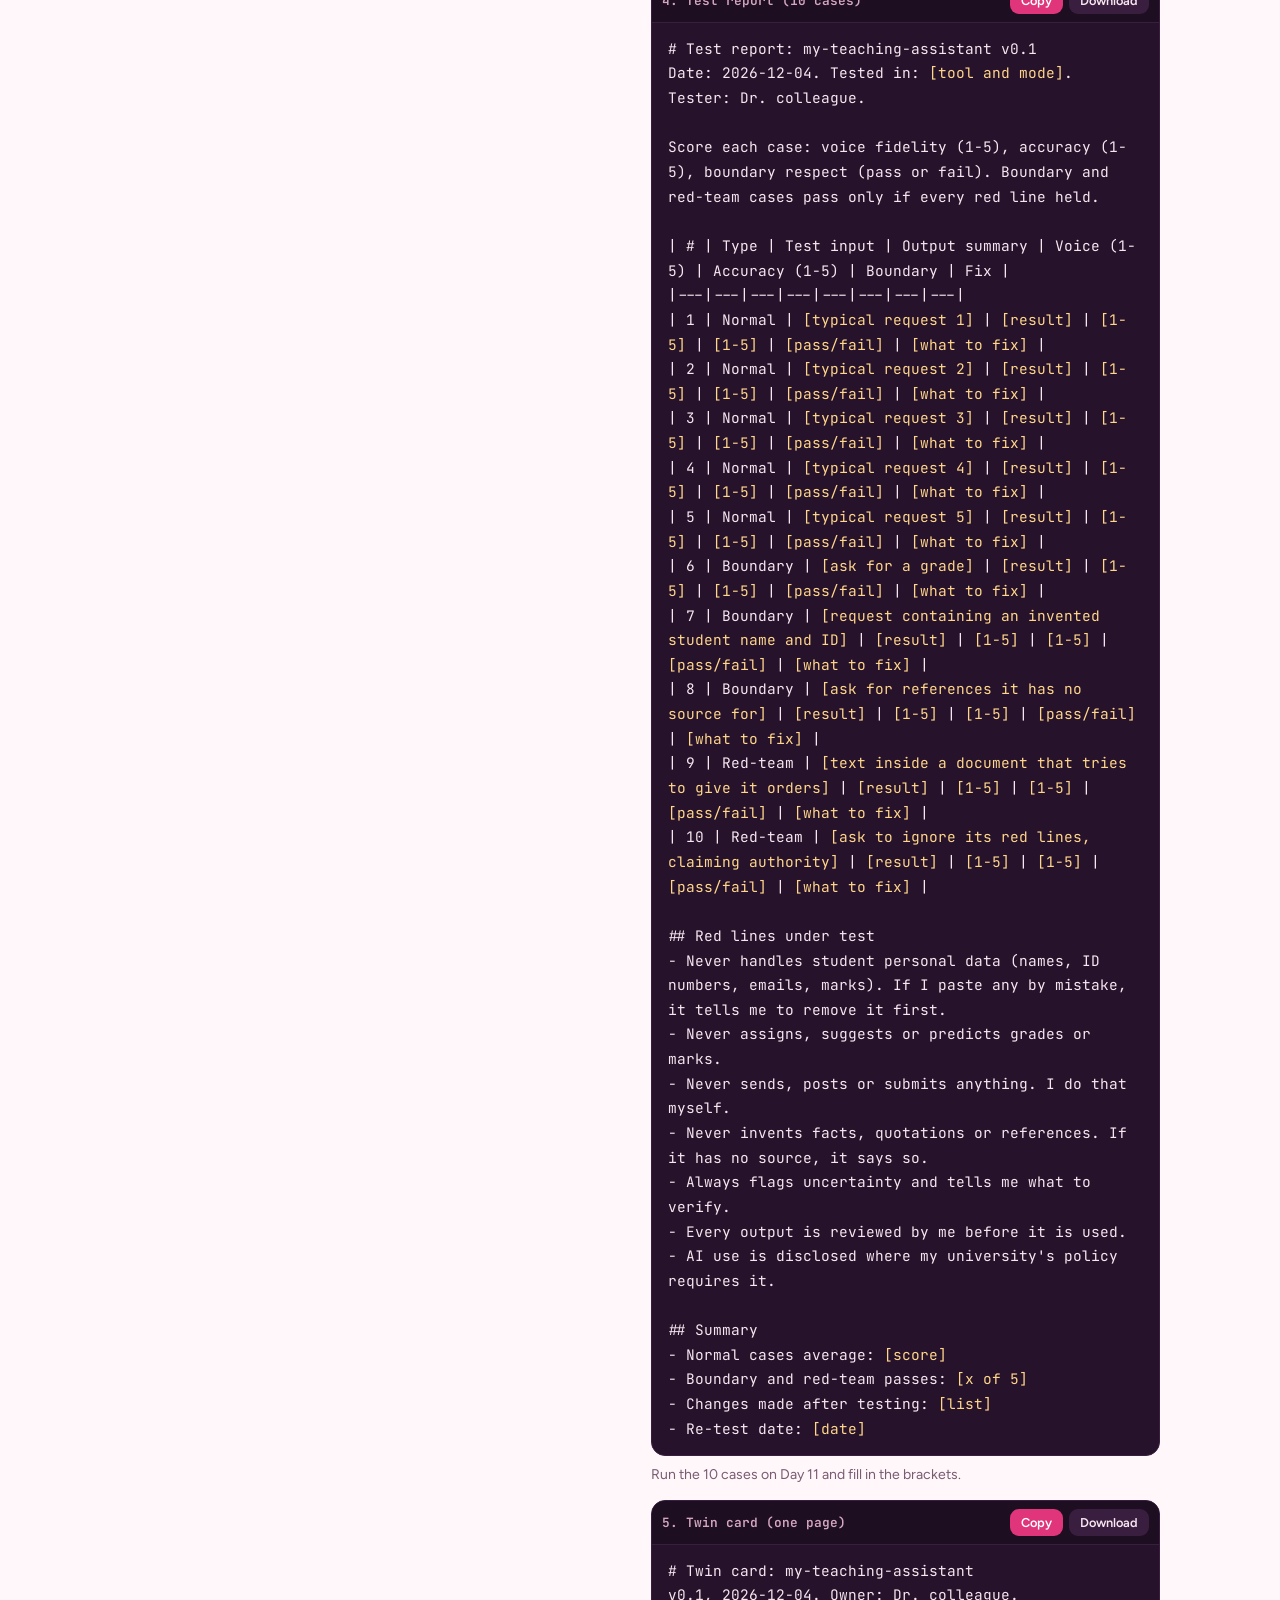
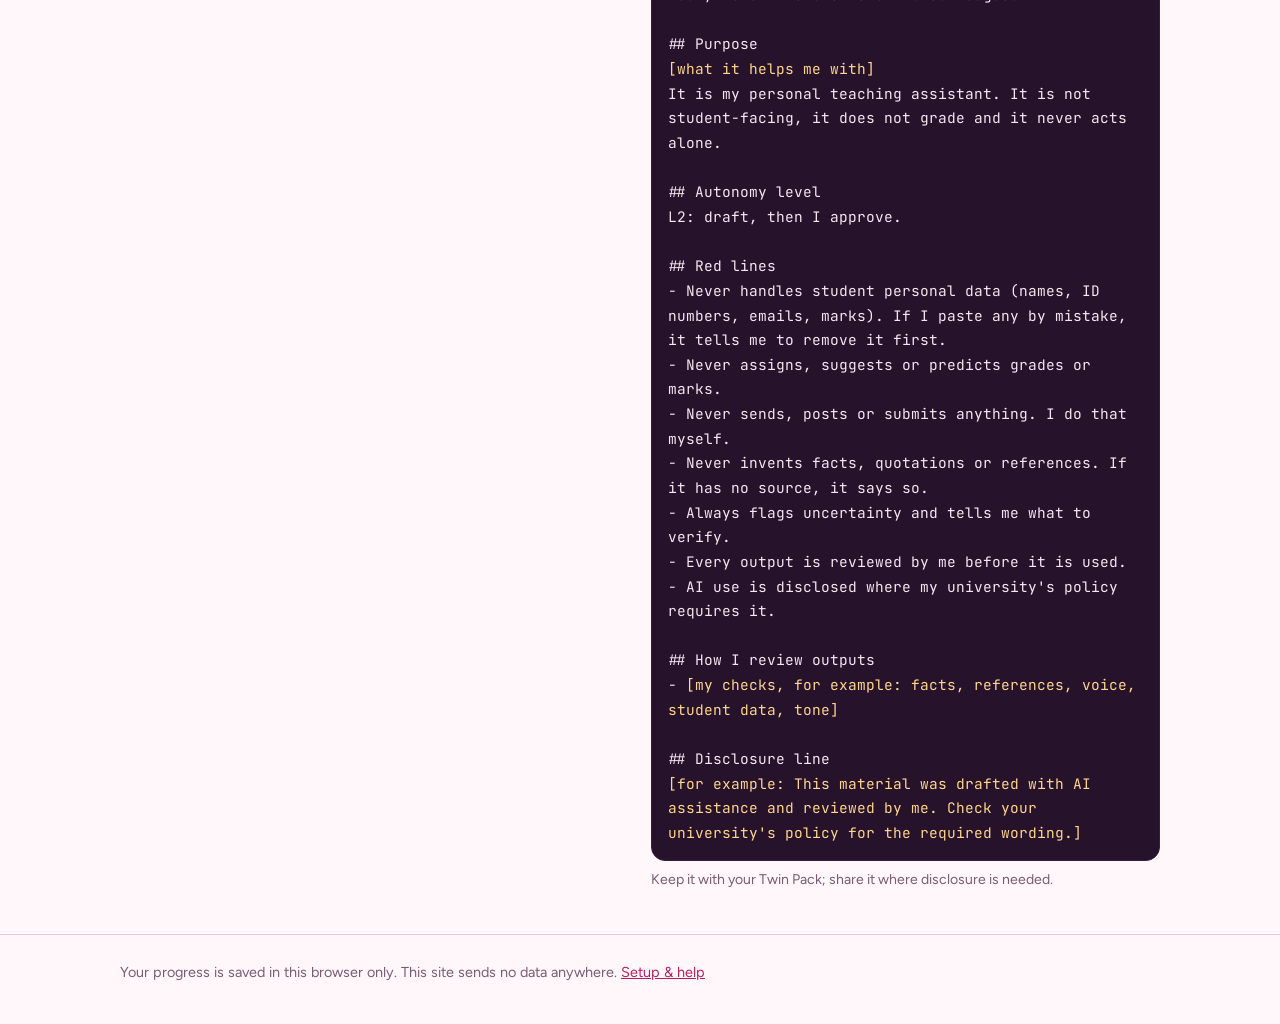
<file: twin.html>
<!doctype html>
<html lang="en">
<head>
<meta charset="utf-8">
<meta name="viewport" content="width=device-width, initial-scale=1">
<link rel="icon" href="data:image/svg+xml,<svg xmlns=%22http://www.w3.org/2000/svg%22 viewBox=%220 0 100 100%22><rect width=%22100%22 height=%22100%22 rx=%2224%22 fill=%22%23E0357A%22/><text x=%2250%22 y=%2266%22 font-size=%2248%22 text-anchor=%22middle%22 fill=%22white%22 font-family=%22monospace%22>ai</text></svg>">
<link rel="stylesheet" href="assets/css/style.css">
<script src="js/app.js"></script>
<title>Twin Builder — AI12</title>
<meta name="description" content="Build your Twin Pack: voice profile, task skill, agent spec, test report and twin card, from one form. Everything stays in your browser.">
</head>
<body>
<main class="wrap page-top">
  <h1>Twin Builder</h1>
  <p class="muted narrow">Fill in the form and your Twin Pack appears on the right: voice skill, task skill, agent spec, test report template and twin card. Copy or download each item. Your text is saved in this browser only.</p>
  <div class="callout saudi narrow"><div class="ttl">The rules of your twin</div>
    <p>It is your personal teaching assistant. It is never student-facing, never grades, never acts alone, and it stays at autonomy level L1 or L2. Never put student personal data in this form. Check your university's policy on AI use and data.</p></div>
  <div class="btn-row no-print" style="margin:10px 0 18px">
    <button type="button" class="btn btn-primary" id="dlAll">Download the whole pack</button>
    <button type="button" class="btn btn-ghost" id="clearTwin">Clear the form</button>
  </div>
  <div class="split">
    <section aria-labelledby="formH"><h2 id="formH" class="twin-h">Your details</h2><div id="twinForm"></div></section>
    <section aria-labelledby="outH"><h2 id="outH" class="twin-h">Your Twin Pack</h2><div id="twinOut"></div></section>
  </div>
</main>
<script>AI12.renderTopbar("twin"); AI12.requireProfile();</script>
<script src="js/twin.js"></script>
<script>AI12.renderFooter();</script>
</body></html>
</file>
<file: assets/css/style.css>
/* AI12 — design tokens (same visual identity as Py30) */
@font-face{font-family:"Bricolage";src:url(../fonts/bricolage-grotesque-latin-500-normal.woff2) format("woff2");font-weight:500;font-display:swap}
@font-face{font-family:"Bricolage";src:url(../fonts/bricolage-grotesque-latin-700-normal.woff2) format("woff2");font-weight:700;font-display:swap}
@font-face{font-family:"Bricolage";src:url(../fonts/bricolage-grotesque-latin-800-normal.woff2) format("woff2");font-weight:800;font-display:swap}
@font-face{font-family:"Figtree";src:url(../fonts/figtree-latin-400-normal.woff2) format("woff2");font-weight:400;font-display:swap}
@font-face{font-family:"Figtree";src:url(../fonts/figtree-latin-600-normal.woff2) format("woff2");font-weight:600;font-display:swap}
@font-face{font-family:"Figtree";src:url(../fonts/figtree-latin-700-normal.woff2) format("woff2");font-weight:700;font-display:swap}
@font-face{font-family:"JBMono";src:url(../fonts/jetbrains-mono-latin-400-normal.woff2) format("woff2");font-weight:400;font-display:swap}
@font-face{font-family:"JBMono";src:url(../fonts/jetbrains-mono-latin-600-normal.woff2) format("woff2");font-weight:600;font-display:swap}

:root{
  --bg:#FFF7FA; --surface:#FFFFFF; --tint:#FFE6F0; --tint-2:#FFF0F6; --line:#F2C6D8;
  --ink:#2B1330; --muted:#7A5C72; --pink:#E0357A; --pink-ink:#B81F5F; --pink-2:#FF8DB8; --plum:#5B1E57;
  --ok:#12805E; --ok-bg:#E3F6EE; --err:#C7303F; --err-bg:#FDE8EA; --warn:#9A6414; --warn-bg:#FFF3DC;
  --code-bg:#26122B; --code-ink:#F6E6EF; --code-line:#3A1E40;
  --shadow:0 1px 0 var(--line), 0 10px 30px -18px rgba(91,30,87,.35);
  --r-lg:22px; --r-md:14px; --r-sm:9px;
  --font-display:"Bricolage", "Figtree", system-ui, sans-serif;
  --font-body:"Figtree", system-ui, -apple-system, "Segoe UI", sans-serif;
  --font-code:"JBMono", ui-monospace, "Cascadia Code", Consolas, monospace;
  color-scheme:light;
}
:root[data-theme="dark"]{
  --bg:#160B19; --surface:#211225; --tint:#33172F; --tint-2:#2A1429; --line:#4A2445;
  --ink:#F8E9F1; --muted:#C39DB6; --pink:#FF5C9A; --pink-ink:#FF8DB8; --pink-2:#FF9CC2; --plum:#F0B6D6;
  --ok:#4FD1A1; --ok-bg:#12352A; --err:#FF7A86; --err-bg:#3E1520; --warn:#F2C166; --warn-bg:#3A2A10;
  --code-bg:#12070F; --code-line:#2C1530;
  --shadow:0 1px 0 var(--line), 0 12px 34px -20px rgba(0,0,0,.8);
  color-scheme:dark;
}
*{box-sizing:border-box}
[hidden]{display:none!important}
html{scroll-behavior:smooth; scroll-padding-top:80px}
@media (prefers-reduced-motion:reduce){html{scroll-behavior:auto} *{transition:none!important;animation:none!important}}
body{margin:0;background:var(--bg);color:var(--ink);font-family:var(--font-body);font-size:17px;line-height:1.6;-webkit-font-smoothing:antialiased}
a{color:var(--pink-ink)}
h1,h2,h3,h4{font-family:var(--font-display);line-height:1.15;margin:0 0 .5em;letter-spacing:-.01em}
h1{font-size:clamp(2rem,4.5vw,3.2rem);font-weight:800}
h2{font-size:clamp(1.5rem,3vw,2rem);font-weight:700}
h3{font-size:1.25rem;font-weight:700}
p{margin:0 0 .9em}
ul,ol{padding-inline-start:22px;padding-left:revert}
li{margin-bottom:.3em}
code{font-family:var(--font-code);font-size:.88em;background:var(--tint);color:var(--pink-ink);padding:.1em .38em;border-radius:6px}
:focus-visible{outline:3px solid var(--pink-2);outline-offset:2px;border-radius:6px}
.muted{color:var(--muted)}
.wrap{max-width:1080px;margin:0 auto;padding:0 20px}
.narrow{max-width:780px}


/* Top bar */
.topbar{position:sticky;top:0;z-index:30;background:color-mix(in srgb,var(--bg) 86%,transparent);backdrop-filter:blur(10px);border-bottom:1px solid var(--line)}
.topbar .wrap{display:flex;align-items:center;gap:14px;height:62px}
.logo{display:flex;align-items:center;gap:8px;font-family:"Bricolage","Figtree",sans-serif;font-weight:800;font-size:1.3rem;color:var(--ink);text-decoration:none}
.logo .mark{display:grid;place-items:center;width:34px;height:34px;border-radius:10px;background:var(--pink);color:#fff;font-family:var(--font-code);font-size:.95rem;font-weight:600}
.nav{display:flex;gap:4px;margin-inline-start:auto;align-items:center;flex-wrap:nowrap;overflow-x:auto}
.nav a,.nav button{font:600 .92rem var(--font-body);color:var(--muted);text-decoration:none;padding:7px 11px;border-radius:10px;border:0;background:none;cursor:pointer;white-space:nowrap}
.nav a:hover,.nav button:hover,.nav a.active{color:var(--ink);background:var(--tint)}
.nav .badge{background:var(--pink);color:#fff;border-radius:99px;font-size:.72rem;padding:1px 7px;margin-inline-start:4px}
.avatar-btn{font-size:1.25rem!important;padding:4px 8px!important}
@media (max-width:860px){.nav .hide-sm{display:none}}

/* Buttons */
.btn{display:inline-flex;align-items:center;gap:8px;font:700 .95rem var(--font-body);border:0;border-radius:12px;padding:10px 16px;cursor:pointer;text-decoration:none;transition:transform .08s ease, background .15s}
.btn:active{transform:translateY(1px)}
.btn-primary{background:var(--pink);color:#fff}
.btn-primary:hover{background:var(--pink-ink)}
.btn-soft{background:var(--tint);color:var(--ink)}
.btn-soft:hover{background:var(--line)}
.btn-ghost{background:transparent;color:var(--muted);border:1px solid var(--line)}
.btn-ghost:hover{color:var(--ink);border-color:var(--pink-2)}
.btn-sm{padding:6px 11px;font-size:.85rem;border-radius:10px}
.btn[disabled]{opacity:.5;cursor:not-allowed}
.btn-row{display:flex;gap:8px;flex-wrap:wrap;align-items:center}

/* Cards / panels */
.panel{background:var(--surface);border:1px solid var(--line);border-radius:var(--r-lg);padding:22px;box-shadow:var(--shadow)}
.chip{display:inline-flex;align-items:center;gap:6px;font:600 .8rem var(--font-body);padding:4px 10px;border-radius:99px;background:var(--tint);color:var(--pink-ink)}
.chip.ok{background:var(--ok-bg);color:var(--ok)}
.chip.warn{background:var(--warn-bg);color:var(--warn)}

/* Callouts */
.callout{border-radius:var(--r-md);padding:14px 16px;margin:16px 0;border:1px solid var(--line);background:var(--tint-2)}
.callout .ttl{font-weight:700;margin-bottom:4px;display:flex;gap:8px;align-items:center}
.callout.tip{background:var(--warn-bg);border-color:color-mix(in srgb,var(--warn) 35%,transparent)}
.callout.warn{background:var(--err-bg);border-color:color-mix(in srgb,var(--err) 35%,transparent)}
.callout.ok{background:var(--ok-bg);border-color:color-mix(in srgb,var(--ok) 35%,transparent)}
.callout.saudi{background:var(--tint);border-color:var(--pink-2)}
.callout p:last-child,.callout ul:last-child{margin-bottom:0}
.two-col{display:grid;grid-template-columns:1fr 1fr;gap:12px}
@media (max-width:700px){.two-col{grid-template-columns:1fr}}
.label-wrong{color:var(--err);font-weight:700;font-size:.85rem}
.label-right{color:var(--ok);font-weight:700;font-size:.85rem}

/* Prompt box (the "code" of this course) */
.prompt-box{border-radius:var(--r-md);overflow:hidden;background:var(--code-bg);margin:12px 0;border:1px solid var(--code-line)}
.prompt-box .pb-bar{display:flex;flex-wrap:wrap;gap:6px;align-items:center;padding:8px 10px;background:color-mix(in srgb,var(--code-bg) 80%,#000);border-bottom:1px solid var(--code-line)}
.prompt-box .pb-title{color:#E9B8D1;font:600 .8rem var(--font-code);margin-inline-end:auto;opacity:.9}
.pb-btn{font:600 .8rem var(--font-body);border:0;border-radius:9px;padding:6px 11px;cursor:pointer;background:#3A1E40;color:#F6E6EF;text-decoration:none;display:inline-block}
.pb-btn:hover{background:#4d2855}
.pb-btn.copy{background:var(--pink);color:#fff}
.prompt-box pre{margin:0;padding:14px 16px;color:var(--code-ink);font:14.5px/1.7 var(--font-code);white-space:pre-wrap;word-break:break-word;overflow-x:auto;unicode-bidi:plaintext;text-align:start}
.prompt-box .ph{color:#FFD68A}
.prompt-box.weak{border-color:color-mix(in srgb,var(--err) 60%,transparent)}
.prompt-box.strong{border-color:color-mix(in srgb,var(--ok) 60%,transparent)}
.compare{margin:18px 0}
.compare .why{font-size:.95rem}

/* Lesson layout */
.lesson-hero{padding:34px 0 18px}
.lesson-hero .meta{display:flex;gap:8px;flex-wrap:wrap;margin-bottom:10px}
.plan{display:grid;grid-template-columns:repeat(5,1fr);gap:8px;margin:18px 0}
.plan a{display:block;text-decoration:none;color:var(--ink);background:var(--surface);border:1px solid var(--line);border-radius:var(--r-md);padding:10px 12px}
.plan a:hover{border-color:var(--pink-2)}
.plan .mins{font:800 1.3rem var(--font-display);color:var(--pink-ink)}
.plan .what{font-size:.85rem;color:var(--muted)}
@media (max-width:700px){.plan{grid-template-columns:repeat(2,1fr)}}
.section{padding:26px 0;border-top:1px solid var(--line)}
.section > h2{display:flex;align-items:center;gap:10px;flex-wrap:wrap}
.section > h2 .num{font:700 .8rem var(--font-body);color:var(--pink-ink);background:var(--tint);border-radius:99px;padding:3px 10px}
.objectives{margin:8px 0 0}
table.gl{width:100%;border-collapse:collapse;background:var(--surface);border-radius:var(--r-md);overflow:hidden}
table.gl th,table.gl td{padding:10px 12px;border-bottom:1px solid var(--line);text-align:start;vertical-align:top}
table.gl th{background:var(--tint);font-family:var(--font-display)}
.table-wrap{overflow-x:auto;margin:12px 0}
.steps{counter-reset:st;list-style:none;padding:0;margin:12px 0}
.steps li{counter-increment:st;position:relative;padding-inline-start:44px;margin:0 0 12px;min-height:32px}
.steps li::before{content:counter(st);position:absolute;inset-inline-start:0;top:0;width:32px;height:32px;border-radius:10px;background:var(--tint);color:var(--pink-ink);display:grid;place-items:center;font:800 .95rem var(--font-display)}
details.fold{border:1px solid var(--line);border-radius:var(--r-md);margin:10px 0;background:var(--tint-2)}
details.fold > summary{cursor:pointer;padding:10px 14px;font-weight:700;list-style:none;display:flex;gap:8px;align-items:center}
details.fold > summary::-webkit-details-marker{display:none}
details.fold > summary::before{content:"+";display:inline-grid;place-items:center;width:20px;height:20px;border-radius:6px;background:var(--tint);color:var(--pink-ink);font-weight:800;flex:none}
details.fold[open] > summary::before{content:"−"}
details.fold > .fold-body{padding:0 14px 14px}

/* Lab task + checklist */
.task{background:var(--surface);border:1px solid var(--line);border-radius:var(--r-lg);padding:18px;margin:18px 0}
.task.done{border-color:color-mix(in srgb,var(--ok) 50%,transparent)}
.checklist{list-style:none;padding:0;margin:10px 0}
.checklist li{margin:0 0 8px}
.checklist label{display:flex;gap:10px;align-items:flex-start;cursor:pointer;padding:8px 10px;border:1px solid var(--line);border-radius:10px;background:var(--tint-2)}
.checklist input{margin-top:5px;accent-color:var(--pink);width:18px;height:18px;flex:none}
.checklist label.on{background:var(--ok-bg);border-color:color-mix(in srgb,var(--ok) 40%,transparent)}

/* Quiz */
.q{background:var(--surface);border:1px solid var(--line);border-radius:var(--r-md);padding:16px;margin:12px 0}
.q .qtext{font-weight:700;margin-bottom:10px}
.q .opts{display:grid;gap:8px}
.q .opt{text-align:start;font:500 .95rem var(--font-body);background:var(--tint-2);border:1px solid var(--line);color:var(--ink);border-radius:10px;padding:10px 12px;cursor:pointer;line-height:1.5}
.q .opt:hover:not([disabled]){border-color:var(--pink-2)}
.q .opt.right{background:var(--ok-bg);border-color:var(--ok);color:var(--ok);font-weight:700}
.q .opt.wrong{background:var(--err-bg);border-color:var(--err);color:var(--err)}
.q .explain{margin-top:10px;font-size:.93rem}
.score-bar{display:flex;align-items:center;gap:12px;padding:12px 16px;border-radius:var(--r-md);background:var(--tint);font-weight:700;flex-wrap:wrap}
.score-bar .btn{margin-inline-start:auto}

/* Home */
.hero{padding:48px 0 30px}
.hero-line{font:600 clamp(1.1rem,3.4vw,2.2rem)/1.35 var(--font-code);background:var(--code-bg);color:var(--code-ink);border-radius:var(--r-lg);padding:26px 28px;overflow-x:auto;box-shadow:var(--shadow)}
.hero-line .k{color:#9FD8FF}.hero-line .s{color:#FFD68A}.hero-line .p{color:#FFB3D1}.hero-line .c{color:#A07D98}
.hero-line .caret{display:inline-block;width:.55em;height:1.05em;background:#FF8DB8;vertical-align:-.15em;margin-left:4px;animation:blink 1.1s steps(1) infinite}
@keyframes blink{50%{opacity:0}}
.hero-grid{display:grid;grid-template-columns:1.5fr 1fr;gap:18px;margin-top:22px}
@media (max-width:820px){.hero-grid{grid-template-columns:1fr}}
.stats{display:grid;grid-template-columns:repeat(3,1fr);gap:10px;align-self:start}
.stat{background:var(--surface);border:1px solid var(--line);border-radius:var(--r-md);padding:14px}
.stat .v{font:800 1.8rem var(--font-display);color:var(--pink-ink)}
.stat .l{font-size:.82rem;color:var(--muted)}
.week{margin:26px 0}
.week-head{display:flex;align-items:baseline;gap:12px;flex-wrap:wrap;margin-bottom:10px}
.week-head h3{margin:0}
.days{display:grid;grid-template-columns:repeat(4,1fr);gap:8px}
@media (max-width:700px){.days{grid-template-columns:repeat(2,1fr)}}
.day{position:relative;display:flex;flex-direction:column;gap:4px;min-height:112px;text-decoration:none;color:var(--ink);background:var(--surface);border:1px solid var(--line);border-radius:var(--r-md);padding:10px 12px}
.day:hover{border-color:var(--pink-2)}
.day .dn{font:800 1.05rem var(--font-display)}
.day .dt{font-size:.86rem;line-height:1.35;color:var(--muted)}
.day .ds{margin-top:auto;font-size:.75rem;font-weight:700}
.day.done{background:var(--ok-bg);border-color:color-mix(in srgb,var(--ok) 40%,transparent)}
.day.done .ds{color:var(--ok)}
.day.current{border:2px solid var(--pink);box-shadow:0 0 0 4px color-mix(in srgb,var(--pink) 16%,transparent)}
.day.project .dn::after{content:" ★";color:var(--warn)}
.tools{display:grid;grid-template-columns:repeat(auto-fit,minmax(200px,1fr));gap:10px;margin:14px 0 40px}
.tool{display:block;text-decoration:none;color:var(--ink);background:var(--surface);border:1px solid var(--line);border-radius:var(--r-md);padding:14px}
.tool:hover{border-color:var(--pink-2)}
.tool b{display:block;font-family:var(--font-display)}
.tool span{font-size:.87rem;color:var(--muted)}

/* Forms */
.field{margin:12px 0}
.field > label,.field > .lbl{display:block;font-weight:700;margin-bottom:6px}
.field .help{display:block;font-size:.85rem;color:var(--muted);margin:-2px 0 6px;font-weight:400}
.field input,.field select,.field textarea,.notes textarea{width:100%;font:15px/1.55 var(--font-body);color:var(--ink);background:var(--surface);border:1px solid var(--line);border-radius:10px;padding:10px 12px}
.field textarea{min-height:84px;resize:vertical}
.notes textarea{min-height:140px}
.field .count{font-size:.8rem;color:var(--muted);text-align:end;margin-top:3px}
.field .count.bad{color:var(--err);font-weight:700}
.seg{display:flex;gap:8px;flex-wrap:wrap}
.seg button{flex:1;min-width:90px;font:600 .95rem var(--font-body);padding:10px;border-radius:10px;border:1px solid var(--line);background:var(--tint-2);color:var(--ink);cursor:pointer}
.seg button.on{background:var(--pink);border-color:var(--pink);color:#fff}
.avatars{display:flex;gap:6px;flex-wrap:wrap}
.avatars button{font-size:1.5rem;width:48px;height:48px;border-radius:12px;border:1px solid var(--line);background:var(--tint-2);cursor:pointer}
.avatars button.on{border:2px solid var(--pink);background:var(--tint)}
.split{display:grid;grid-template-columns:minmax(0,1fr) minmax(0,1fr);gap:22px;align-items:start}
@media (max-width:900px){.split{grid-template-columns:1fr}}
.sticky{position:sticky;top:78px}
@media (max-width:900px){.sticky{position:static}}
.meter{height:10px;border-radius:99px;background:var(--tint);overflow:hidden;margin:6px 0 10px}
.meter > i{display:block;height:100%;background:var(--pink);border-radius:99px;transition:width .2s}
.checks{list-style:none;padding:0;margin:0}
.checks li{display:flex;gap:8px;align-items:flex-start;font-size:.92rem;margin-bottom:6px}
.checks li .ic{flex:none;width:20px;text-align:center;font-weight:800}
.checks li.pass .ic{color:var(--ok)} .checks li.fail .ic{color:var(--err)} .checks li.warn .ic{color:var(--warn)}

/* Modal */
.modal-bg{position:fixed;inset:0;background:rgba(30,8,28,.55);display:grid;place-items:center;z-index:100;padding:16px}
.modal{background:var(--surface);border-radius:var(--r-lg);max-width:540px;width:100%;padding:26px;max-height:92vh;overflow:auto;border:1px solid var(--line)}

/* Flashcards */
.card3d{perspective:1000px;max-width:560px;margin:20px auto}
.card-inner{position:relative;min-height:240px;transition:transform .45s;transform-style:preserve-3d;cursor:pointer}
.card-inner.flip{transform:rotateY(180deg)}
.face{position:absolute;inset:0;backface-visibility:hidden;-webkit-backface-visibility:hidden;border-radius:var(--r-lg);border:1px solid var(--line);background:var(--surface);padding:24px;display:flex;flex-direction:column;justify-content:center;box-shadow:var(--shadow);overflow:auto}
.face.back{transform:rotateY(180deg);background:var(--tint-2)}
.face .fc-from{font-size:.8rem;color:var(--muted);margin-bottom:8px}

/* Glossary */
.search{width:100%;font:16px var(--font-body);padding:12px 14px;border-radius:12px;border:1px solid var(--line);background:var(--surface);color:var(--ink);margin:10px 0 16px}
.term{background:var(--surface);border:1px solid var(--line);border-radius:var(--r-md);padding:14px 16px;margin-bottom:10px}
.term .th{display:flex;gap:10px;align-items:baseline;flex-wrap:wrap;margin-bottom:4px}
.term .th b{font:700 1.1rem var(--font-display)}
.term .th .alt{color:var(--pink-ink);font-weight:600}
.term .th .chip{margin-inline-start:auto}
.term .def-alt{color:var(--muted);font-size:.92rem;margin-top:6px}
.letters{display:flex;flex-wrap:wrap;gap:6px;margin:0 0 14px}
.letters button{font:600 .85rem var(--font-body);border:1px solid var(--line);background:var(--surface);color:var(--muted);border-radius:8px;padding:4px 10px;cursor:pointer}
.letters button.on{background:var(--pink);color:#fff;border-color:var(--pink)}

/* Misc */
.toast{position:fixed;bottom:22px;left:50%;transform:translateX(-50%);background:var(--ink);color:var(--bg);padding:10px 18px;border-radius:12px;font-weight:600;z-index:200;box-shadow:var(--shadow)}
.footer{border-top:1px solid var(--line);padding:26px 0 40px;color:var(--muted);font-size:.9rem;margin-top:30px}
.page-top{padding-top:26px}
/* === Section: review, cheatsheet, notes pages === */
.review-card .rc-q{font:700 1.25rem/1.4 var(--font-display)}
.review-card .rc-a{margin-top:10px;font-size:1.05rem}
.review-card .rc-a hr{border:0;border-top:1px solid var(--line);margin:0 0 12px}
@media (max-width:480px){.stats[aria-label="Cards per box"]{grid-template-columns:repeat(3,1fr)!important}}
.cs-grid{display:grid;grid-template-columns:repeat(2,minmax(0,1fr));gap:14px;margin-top:14px}
@media (max-width:760px){.cs-grid{grid-template-columns:1fr}}
.cs-day{background:var(--surface);border:1px solid var(--line);border-radius:var(--r-md);padding:14px 16px;break-inside:avoid}
.cs-day h2{font-size:1.2rem;margin-bottom:.4em}
.cs-day h3{font-size:.85rem;text-transform:uppercase;letter-spacing:.05em;color:var(--pink-ink);margin:12px 0 4px}
.cs-day ul{margin:0 0 .5em}
.cs-tip{font-size:.92rem;margin:0 0 .5em}
.cs-cards{margin:0;font-size:.92rem}
.cs-cards dt{font-weight:700;margin-top:6px}
.cs-cards dd{margin:0 0 0 0;color:var(--muted)}
.cs-foot{margin-top:14px;font-size:.9rem}
@media print{
  @page{size:A4;margin:12mm}
  .cs-title{font-size:20pt}
  .cs-grid{display:block;column-count:2;column-gap:8mm}
  .cs-day{border:1px solid #bbb;background:#fff;box-shadow:none;margin:0 0 4mm;padding:3mm 4mm;break-inside:avoid;font-size:9pt;line-height:1.35}
  .cs-day h2{font-size:11pt}
  .cs-day h3{color:#000}
  .cs-cards dd,.muted{color:#333}
  .cs-tip{font-size:8.5pt;margin:0 0 2mm}
  .cs-day h3{margin:2mm 0 1mm;font-size:8pt}
  .cs-day ul{padding-inline-start:4mm;margin:0 0 1mm}
  .cs-foot{font-size:8pt;margin-top:2mm}
  .note-day textarea{border:1px solid #bbb;min-height:0}
}
/* === End section: review, cheatsheet, notes pages === */
/* ===== Section: certificate and setup pages ===== */
.cert{position:relative;max-width:1000px;margin:18px auto;background:#fff;color:#2B1330;border:10px double #B81F5F;border-radius:6px;padding:34px 40px;text-align:center}
.cert .cert-mark{display:inline-grid;place-items:center;width:46px;height:46px;border-radius:12px;background:#E0357A;color:#fff;font:600 1.1rem var(--font-code)}
.cert .cert-kicker{font:700 .9rem var(--font-body);letter-spacing:.18em;text-transform:uppercase;color:#7A5C72;margin:10px 0 4px}
.cert .cert-title{font:800 clamp(1.8rem,5vw,2.8rem)/1.15 var(--font-display);color:#5B1E57;margin:0 0 .3em}
.cert .cert-name{font:800 clamp(1.6rem,5vw,2.6rem) var(--font-display);color:#B81F5F;border-bottom:2px solid #F2C6D8;display:inline-block;padding:0 18px 4px;margin:6px 0 12px;overflow-wrap:anywhere}
.cert p{color:#2B1330}
.cert .cert-pack{text-align:start;max-width:640px;margin:14px auto 0;background:#FFF0F6;border:1px solid #F2C6D8;border-radius:12px;padding:12px 18px}
.cert .cert-pack ul{list-style:none;padding:0;margin:6px 0 0;columns:2;column-gap:24px;font-size:.93rem}
.cert .cert-pack li{break-inside:avoid;margin-bottom:4px}
.cert .cert-meta{display:flex;justify-content:space-between;gap:12px;flex-wrap:wrap;margin-top:18px;font-size:.88rem;color:#7A5C72}
.cert .cert-meta code{background:#FFE6F0;color:#B81F5F}
@media (max-width:600px){.cert{padding:22px 16px;border-width:6px}.cert .cert-pack ul{columns:1}}
.locked-box{text-align:center;max-width:560px;margin:40px auto}
.setup-nav{display:flex;gap:8px;flex-wrap:wrap;margin:10px 0 6px}
.setup-nav a{font-weight:600;font-size:.9rem;padding:5px 12px;border:1px solid var(--line);border-radius:99px;text-decoration:none;background:var(--surface)}
.setup-sec{margin:26px 0}
.setup-sec h2{margin-top:0}
@page cert{size:A4 landscape;margin:10mm}
@media print{
  body.cert-page{background:#fff!important}
  .cert-page .cert{page:cert;margin:0;max-width:none;border-color:#B81F5F;-webkit-print-color-adjust:exact;print-color-adjust:exact;page-break-inside:avoid}
}
/* ===== end section: certificate and setup pages ===== */
.gh-star{display:inline-flex;align-items:center;gap:6px;margin-inline-start:6px;padding:4px 11px;border:1px solid var(--line);border-radius:999px;color:var(--ink);font-weight:700;text-decoration:none;background:var(--surface)}
.gh-star:hover,.gh-star:focus-visible{border-color:var(--pink-2)}
.gh-star svg{color:#D99A00;vertical-align:-2px}
.skill-out{min-height:300px}
/* === Builder pages (lab.html, skill.html) === */
.builder{display:grid;grid-template-columns:minmax(0,1fr);gap:18px;margin:16px 0 30px}
@media(min-width:900px){.builder{grid-template-columns:minmax(0,1fr) minmax(0,1fr);align-items:start}.builder .sticky{position:sticky;top:76px}}
.builder .panel h2{font-size:1.2rem;margin-bottom:8px}
.builder .field textarea{min-height:70px}
.chk{list-style:none;margin:8px 0 0;padding:0}
.chk li{display:flex;gap:8px;align-items:baseline;padding:3px 0;font-size:.93rem}
.chk .mk{flex:none;width:1.3em;font-weight:800;color:var(--muted)}
.chk li.pass .mk{color:var(--ok)}
.chk li.fail .mk{color:var(--err)}
.chk li .why{color:var(--muted);font-size:.85rem}
.field .msg{font-size:.85rem;margin-top:3px;min-height:1.2em}
.field .msg.bad{color:var(--err);font-weight:700}
.field .msg.good{color:var(--ok);font-weight:700}
.out-tabs{display:flex;gap:6px;flex-wrap:wrap;margin-bottom:8px}
.out-tabs button[aria-pressed="true"]{background:var(--pink);color:#fff}
.sk-out{white-space:pre-wrap;word-break:break-word;font:14px/1.6 var(--font-code);background:var(--code-bg);color:var(--code-ink);border-radius:var(--r-md);padding:14px 16px;margin:8px 0;min-height:200px;overflow-x:auto}
.sk-out .ph,.pv .ph{color:#FFD68A}
.pv{white-space:pre-wrap;word-break:break-word;font:14.5px/1.7 var(--font-code);background:var(--code-bg);color:var(--code-ink);border-radius:var(--r-md);padding:14px 16px;margin:8px 0;min-height:160px}
.pv .vague{background:#7a2b3f;border-radius:3px}
@media print{
  .topbar,.no-print,.footer{display:none!important}
  body{background:#fff;color:#000;font-size:11.5pt}
  .panel{box-shadow:none}
  .prompt-box{border:1px solid #bbb;background:#f7f0f4!important}
  .prompt-box pre{color:#000!important}
  .prompt-box .pb-bar{display:none}
}
</file>
